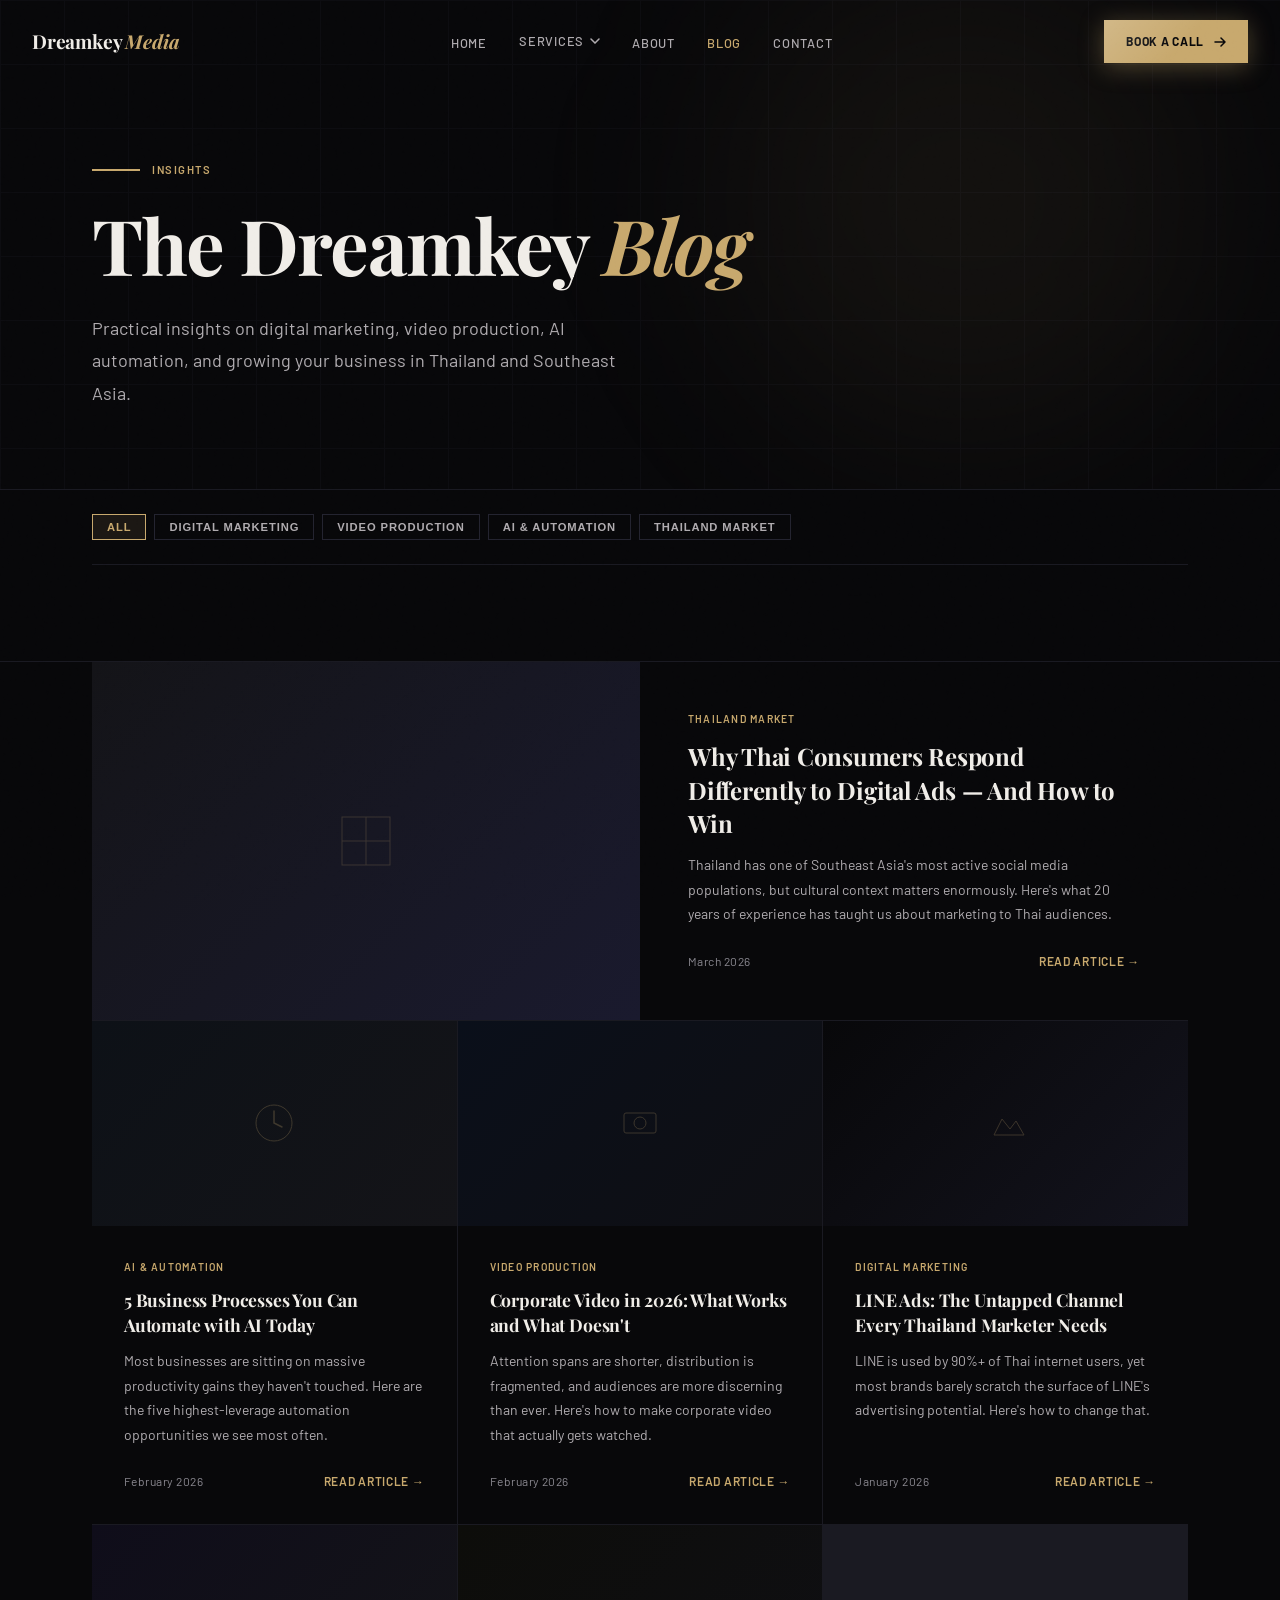
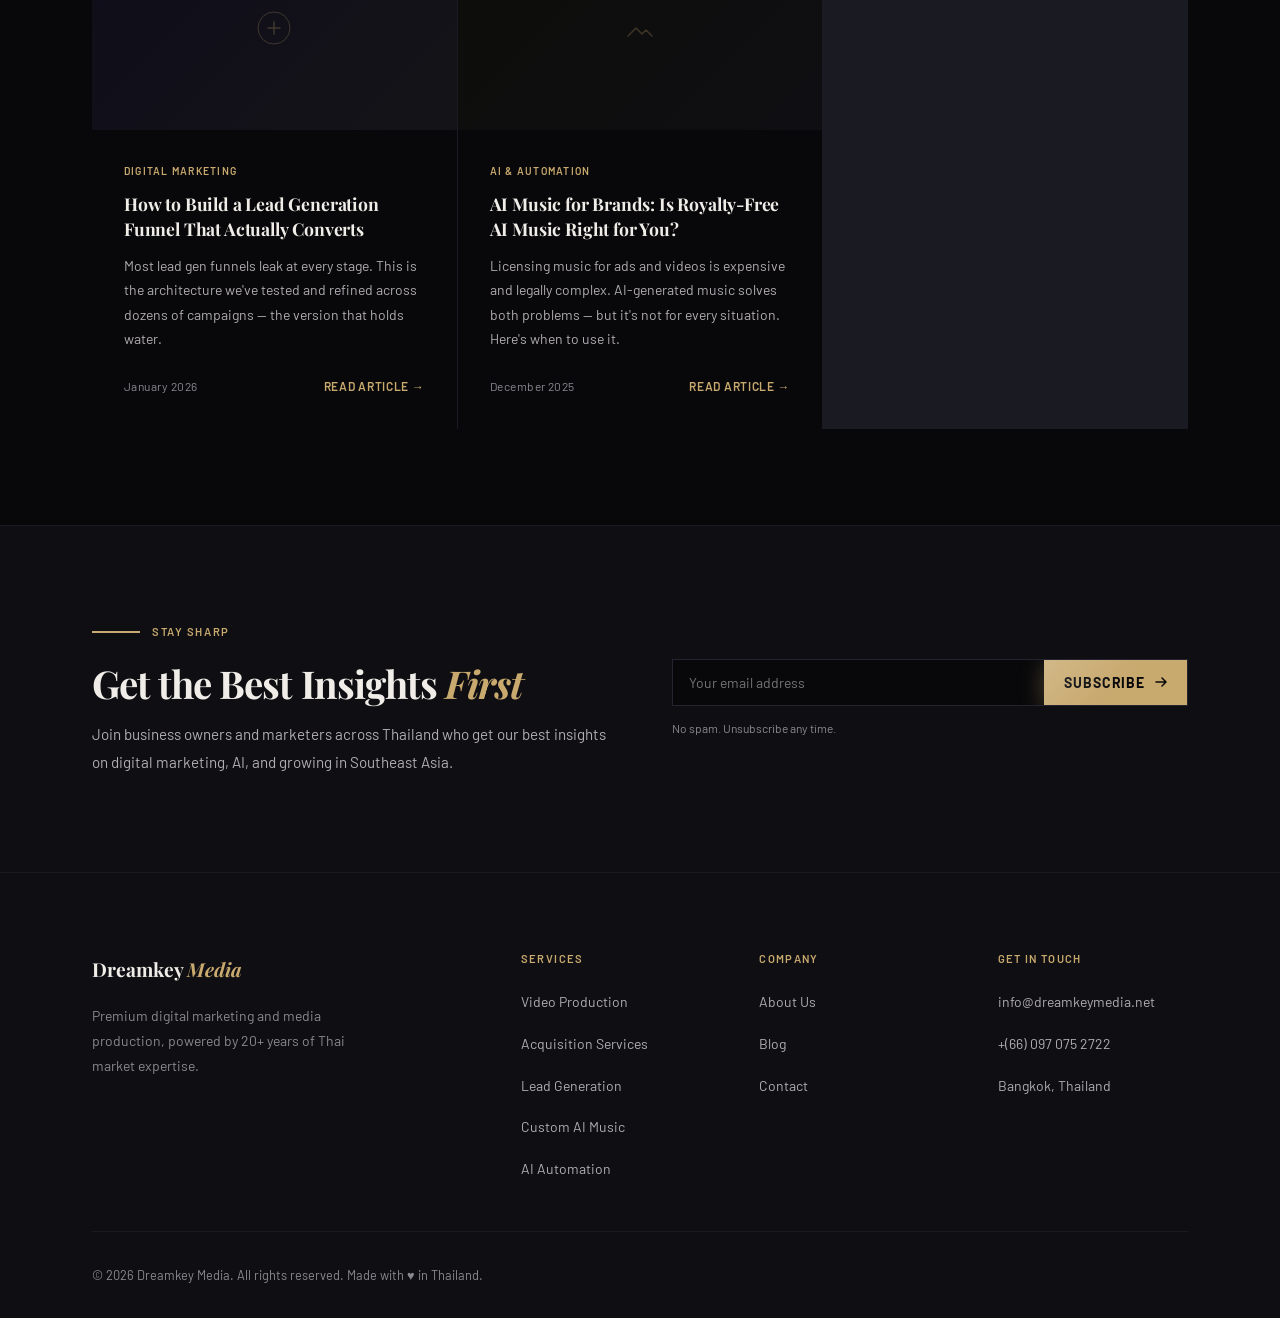
<file: blog.html>
<!DOCTYPE html>
<html lang="en">
<head>
  <!-- Google tag (gtag.js) -->
  <script async src="https://www.googletagmanager.com/gtag/js?id=G-DLNXJW8G7W"></script>
  <script>
    window.dataLayer = window.dataLayer || [];
    function gtag(){dataLayer.push(arguments);}
    gtag('js', new Date());
    gtag('config', 'G-DLNXJW8G7W');
  </script>
  <meta charset="UTF-8" />
  <meta name="viewport" content="width=device-width, initial-scale=1.0" />
  <title>Blog — Dreamkey Media</title>
  <meta name="description" content="Insights on digital marketing, video production, AI automation, and growing your business in Thailand. Practical strategies from the Dreamkey Media team." />
  <link rel="preconnect" href="https://fonts.googleapis.com">
  <link href="https://fonts.googleapis.com/css2?family=Playfair+Display:ital,wght@0,400;0,700;0,900;1,400;1,700&family=Barlow:wght@300;400;500;600;700&display=swap" rel="stylesheet">
  <link rel="stylesheet" href="styles.css">
  <style>
    .page-hero { padding: 10rem 0 5rem; border-bottom: 1px solid var(--border); position: relative; overflow: hidden; }
    .blog-grid { display: grid; grid-template-columns: repeat(3,1fr); gap: 1px; background: var(--border); }
    .blog-card {
      background: var(--bg); display: flex; flex-direction: column;
      text-decoration: none; color: var(--text);
      transition: background 0.2s ease;
      position: relative; overflow: hidden;
    }
    .blog-card:hover { background: var(--surface); }
    .blog-card-img {
      width: 100%; aspect-ratio: 16/9; overflow: hidden;
      background: var(--surface-2); position: relative;
    }
    .blog-card-img-inner {
      width: 100%; height: 100%; display: flex; align-items: center; justify-content: center;
    }
    .blog-card-body { padding: 2rem; flex: 1; display: flex; flex-direction: column; }
    .blog-tag {
      font-size: 0.65rem; letter-spacing: 0.12em; text-transform: uppercase;
      color: var(--gold); font-weight: 600; margin-bottom: 0.75rem;
    }
    .blog-card h3 {
      font-size: 1.1rem; font-weight: 700; line-height: 1.4;
      margin-bottom: 0.75rem; letter-spacing: -0.01em;
    }
    .blog-card p { font-size: 0.875rem; color: var(--muted-mid); line-height: 1.75; flex: 1; margin-bottom: 1.5rem; }
    .blog-meta { display: flex; align-items: center; justify-content: space-between; }
    .blog-date { font-size: 0.75rem; color: var(--muted); letter-spacing: 0.04em; }
    .blog-read { font-size: 0.75rem; color: var(--gold); letter-spacing: 0.06em; text-transform: uppercase; font-weight: 600; }
    .blog-card:hover .blog-read { text-decoration: underline; }
    .blog-featured {
      grid-column: 1 / -1;
      display: grid; grid-template-columns: 1fr 1fr;
    }
    .blog-featured .blog-card-img { aspect-ratio: unset; min-height: 320px; }
    .blog-featured .blog-card-body { padding: 3rem; justify-content: center; }
    .blog-featured h3 { font-size: 1.5rem; }
    .category-bar {
      display: flex; gap: 0.5rem; flex-wrap: wrap;
      padding: 1.5rem 0; border-bottom: 1px solid var(--border);
      margin-bottom: 0;
    }
    .cat-btn {
      font-size: 0.7rem; letter-spacing: 0.08em; text-transform: uppercase;
      font-weight: 600; padding: 6px 14px; border: 1px solid var(--border-2);
      color: var(--muted-mid); cursor: pointer; background: none;
      transition: border-color 0.2s ease, color 0.2s ease, background 0.2s ease;
    }
    .cat-btn:hover, .cat-btn.active { border-color: var(--gold); color: var(--gold); background: var(--gold-dim); }
    @media(max-width:900px){
      .blog-grid { grid-template-columns: 1fr 1fr; }
      .blog-featured { grid-template-columns: 1fr; }
      .blog-featured .blog-card-img { min-height: 220px; }
    }
    @media(max-width:640px){
      .blog-grid { grid-template-columns: 1fr; }
    }
  </style>
</head>
<body>

<nav class="main-nav" id="nav">
  <a href="index.html" class="nav-logo">Dreamkey <span>Media</span></a>
  <ul class="nav-links" id="navLinks">
    <li><a href="index.html">Home</a></li>
    <li class="nav-dropdown">
      <span class="nav-dropdown-trigger">Services <svg width="10" height="6" viewBox="0 0 10 6" fill="none"><path d="M1 1l4 4 4-4" stroke="currentColor" stroke-width="1.5" stroke-linecap="round"/></svg></span>
      <div class="nav-dropdown-menu">
        <a href="services/video-production.html">Video Production</a>
        <a href="services/paid-advertising.html">Acquisition Services</a>
        <a href="services/lead-generation.html">Lead Generation</a>
        <a href="services/custom-music-production.html">Custom AI Music</a>
        <a href="services/ai-automation.html">AI Automation</a>
      </div>
    </li>
    <li><a href="about.html">About</a></li>
    <li><a href="blog.html" style="color:var(--gold);">Blog</a></li>
    <li><a href="contact.html">Contact</a></li>
  </ul>
  <div class="nav-right">
    <a href="https://api.leadconnectorhq.com/widget/booking/sLC2Canz8qWReIuQP6AG" target="_blank" rel="noopener" class="btn-hot" style="padding:11px 22px;font-size:0.75rem;">Book a Call <svg width="12" height="12" viewBox="0 0 12 12" fill="none"><path d="M1 6h10M7 2l4 4-4 4" stroke="currentColor" stroke-width="1.5" stroke-linecap="round" stroke-linejoin="round"/></svg></a>
    <button class="nav-burger" id="navBurger"><span></span><span></span><span></span></button>
  </div>
</nav>

<section class="page-hero">
  <div class="grid-bg" style="position:absolute;inset:0;opacity:0.3;"></div>
  <div style="position:absolute;width:500px;height:500px;border-radius:50%;background:rgba(200,169,110,0.06);filter:blur(100px);top:-50px;right:5%;pointer-events:none;"></div>
  <div class="container" style="position:relative;z-index:2;">
    <div class="eyebrow reveal" style="margin-bottom:1.25rem;"><span class="gold-line"></span> Insights</div>
    <h1 class="reveal reveal-delay-1" style="font-size:clamp(2.75rem,6vw,5rem);max-width:800px;margin-bottom:1.5rem;">
      The Dreamkey <span class="display-italic" style="color:var(--gold);">Blog</span>
    </h1>
    <p class="reveal reveal-delay-2" style="font-size:1.125rem;color:var(--muted-mid);max-width:560px;line-height:1.8;">
      Practical insights on digital marketing, video production, AI automation, and growing your business in Thailand and Southeast Asia.
    </p>
  </div>
</section>

<section class="section" style="padding-top:0;border-top:none;">
  <div class="container">
    <div class="category-bar reveal">
      <button class="cat-btn active">All</button>
      <button class="cat-btn">Digital Marketing</button>
      <button class="cat-btn">Video Production</button>
      <button class="cat-btn">AI & Automation</button>
      <button class="cat-btn">Thailand Market</button>
    </div>
  </div>
</section>

<section style="border-top: 1px solid var(--border); padding-bottom: 6rem;">
  <div class="container" style="padding-top:0;">
    <div class="blog-grid">

      <!-- Featured post -->
      <a href="#" class="blog-card blog-featured reveal">
        <div class="blog-card-img">
          <div class="blog-card-img-inner" style="background: linear-gradient(135deg, var(--surface-2) 0%, #1a1a2e 100%);">
            <svg width="64" height="64" viewBox="0 0 64 64" fill="none" opacity="0.2"><rect x="8" y="8" width="48" height="48" stroke="var(--gold)" stroke-width="1"/><line x1="8" y1="32" x2="56" y2="32" stroke="var(--gold)" stroke-width="1"/><line x1="32" y1="8" x2="32" y2="56" stroke="var(--gold)" stroke-width="1"/></svg>
          </div>
        </div>
        <div class="blog-card-body">
          <div class="blog-tag">Thailand Market</div>
          <h3>Why Thai Consumers Respond Differently to Digital Ads — And How to Win</h3>
          <p>Thailand has one of Southeast Asia's most active social media populations, but cultural context matters enormously. Here's what 20 years of experience has taught us about marketing to Thai audiences.</p>
          <div class="blog-meta">
            <span class="blog-date">March 2026</span>
            <span class="blog-read">Read Article →</span>
          </div>
        </div>
      </a>

      <!-- Post 2 -->
      <a href="#" class="blog-card reveal">
        <div class="blog-card-img">
          <div class="blog-card-img-inner" style="background: linear-gradient(135deg, #0d1117 0%, var(--surface-2) 100%);">
            <svg width="40" height="40" viewBox="0 0 40 40" fill="none" opacity="0.25"><circle cx="20" cy="20" r="18" stroke="var(--gold)" stroke-width="1"/><path d="M20 8v12l8 4" stroke="var(--gold)" stroke-width="1.5" stroke-linecap="round"/></svg>
          </div>
        </div>
        <div class="blog-card-body">
          <div class="blog-tag">AI & Automation</div>
          <h3>5 Business Processes You Can Automate with AI Today</h3>
          <p>Most businesses are sitting on massive productivity gains they haven't touched. Here are the five highest-leverage automation opportunities we see most often.</p>
          <div class="blog-meta">
            <span class="blog-date">February 2026</span>
            <span class="blog-read">Read Article →</span>
          </div>
        </div>
      </a>

      <!-- Post 3 -->
      <a href="#" class="blog-card reveal reveal-delay-1">
        <div class="blog-card-img">
          <div class="blog-card-img-inner" style="background: linear-gradient(135deg, #0a0f1a 0%, var(--surface) 100%);">
            <svg width="40" height="40" viewBox="0 0 40 40" fill="none" opacity="0.25"><rect x="4" y="10" width="32" height="20" rx="2" stroke="var(--gold)" stroke-width="1"/><circle cx="20" cy="20" r="6" stroke="var(--gold)" stroke-width="1"/></svg>
          </div>
        </div>
        <div class="blog-card-body">
          <div class="blog-tag">Video Production</div>
          <h3>Corporate Video in 2026: What Works and What Doesn't</h3>
          <p>Attention spans are shorter, distribution is fragmented, and audiences are more discerning than ever. Here's how to make corporate video that actually gets watched.</p>
          <div class="blog-meta">
            <span class="blog-date">February 2026</span>
            <span class="blog-read">Read Article →</span>
          </div>
        </div>
      </a>

      <!-- Post 4 -->
      <a href="#" class="blog-card reveal reveal-delay-2">
        <div class="blog-card-img">
          <div class="blog-card-img-inner" style="background: linear-gradient(135deg, var(--bg) 0%, #13131d 100%);">
            <svg width="40" height="40" viewBox="0 0 40 40" fill="none" opacity="0.25"><path d="M8 32L16 16l8 10 6-8 8 14H8z" stroke="var(--gold)" stroke-width="1" stroke-linejoin="round"/></svg>
          </div>
        </div>
        <div class="blog-card-body">
          <div class="blog-tag">Digital Marketing</div>
          <h3>LINE Ads: The Untapped Channel Every Thailand Marketer Needs</h3>
          <p>LINE is used by 90%+ of Thai internet users, yet most brands barely scratch the surface of LINE's advertising potential. Here's how to change that.</p>
          <div class="blog-meta">
            <span class="blog-date">January 2026</span>
            <span class="blog-read">Read Article →</span>
          </div>
        </div>
      </a>

      <!-- Post 5 -->
      <a href="#" class="blog-card reveal reveal-delay-1">
        <div class="blog-card-img">
          <div class="blog-card-img-inner" style="background: linear-gradient(135deg, #0f0d1a 0%, var(--surface-2) 100%);">
            <svg width="40" height="40" viewBox="0 0 40 40" fill="none" opacity="0.25"><circle cx="20" cy="20" r="16" stroke="var(--gold)" stroke-width="1"/><path d="M14 20h12M20 14v12" stroke="var(--gold)" stroke-width="1.5" stroke-linecap="round"/></svg>
          </div>
        </div>
        <div class="blog-card-body">
          <div class="blog-tag">Digital Marketing</div>
          <h3>How to Build a Lead Generation Funnel That Actually Converts</h3>
          <p>Most lead gen funnels leak at every stage. This is the architecture we've tested and refined across dozens of campaigns — the version that holds water.</p>
          <div class="blog-meta">
            <span class="blog-date">January 2026</span>
            <span class="blog-read">Read Article →</span>
          </div>
        </div>
      </a>

      <!-- Post 6 -->
      <a href="#" class="blog-card reveal reveal-delay-2">
        <div class="blog-card-img">
          <div class="blog-card-img-inner" style="background: linear-gradient(135deg, #0d0d0a 0%, var(--surface) 100%);">
            <svg width="40" height="40" viewBox="0 0 40 40" fill="none" opacity="0.25"><path d="M8 28l8-8 6 6 4-4 6 6" stroke="var(--gold)" stroke-width="1.5" stroke-linecap="round" stroke-linejoin="round"/></svg>
          </div>
        </div>
        <div class="blog-card-body">
          <div class="blog-tag">AI & Automation</div>
          <h3>AI Music for Brands: Is Royalty-Free AI Music Right for You?</h3>
          <p>Licensing music for ads and videos is expensive and legally complex. AI-generated music solves both problems — but it's not for every situation. Here's when to use it.</p>
          <div class="blog-meta">
            <span class="blog-date">December 2025</span>
            <span class="blog-read">Read Article →</span>
          </div>
        </div>
      </a>

    </div>
  </div>
</section>

<!-- Newsletter CTA -->
<section style="padding:6rem 0;background:var(--surface);border-top:1px solid var(--border);">
  <div class="container">
    <div style="display:grid;grid-template-columns:1fr 1fr;gap:4rem;align-items:center;" class="nl-col">
      <div>
        <div class="eyebrow reveal" style="margin-bottom:1.25rem;"><span class="gold-line"></span> Stay Sharp</div>
        <h2 class="reveal reveal-delay-1" style="font-size:clamp(1.75rem,3vw,2.5rem);margin-bottom:1rem;">
          Get the Best Insights <span class="display-italic" style="color:var(--gold);">First</span>
        </h2>
        <p class="reveal reveal-delay-2" style="font-size:0.95rem;color:var(--muted-mid);line-height:1.8;">
          Join business owners and marketers across Thailand who get our best insights on digital marketing, AI, and growing in Southeast Asia.
        </p>
      </div>
      <div class="reveal reveal-delay-2">
        <div style="display:flex;gap:0;border:1px solid var(--border-2);overflow:hidden;">
          <input type="email" placeholder="Your email address" style="flex:1;padding:14px 16px;background:var(--bg);border:none;outline:none;color:var(--text);font-family:var(--font-body);font-size:0.875rem;min-width:0;" />
          <button class="btn-hot" style="border-radius:0;white-space:nowrap;padding:14px 20px;flex-shrink:0;">
            Subscribe <svg width="12" height="12" viewBox="0 0 12 12" fill="none"><path d="M1 6h10M7 2l4 4-4 4" stroke="currentColor" stroke-width="1.5" stroke-linecap="round" stroke-linejoin="round"/></svg>
          </button>
        </div>
        <p style="font-size:0.75rem;color:var(--muted);margin-top:0.75rem;">No spam. Unsubscribe any time.</p>
      </div>
    </div>
  </div>
</section>
<style>@media(max-width:768px){.nl-col{grid-template-columns:1fr!important;gap:2rem!important;}}</style>

<footer class="main-footer">
  <div class="container">
    <div class="footer-grid">
      <div><a href="index.html" class="footer-logo">Dreamkey <span>Media</span></a><p class="footer-desc">Premium digital marketing and media production, powered by 20+ years of Thai market expertise.</p></div>
      <div class="footer-col"><h4>Services</h4><ul><li><a href="services/video-production.html">Video Production</a></li><li><a href="services/paid-advertising.html">Acquisition Services</a></li><li><a href="services/lead-generation.html">Lead Generation</a></li><li><a href="services/custom-music-production.html">Custom AI Music</a></li><li><a href="services/ai-automation.html">AI Automation</a></li></ul></div>
      <div class="footer-col"><h4>Company</h4><ul><li><a href="about.html">About Us</a></li><li><a href="blog.html">Blog</a></li><li><a href="contact.html">Contact</a></li></ul></div>
      <div class="footer-col"><h4>Get In Touch</h4><ul><li><a href="mailto:info@dreamkeymedia.net">info@dreamkeymedia.net</a></li><li><a href="tel:+66970752722">+(66) 097 075 2722</a></li><li><a href="contact.html">Bangkok, Thailand</a></li></ul></div>
    </div>
    <div class="footer-bottom"><span>© 2026 Dreamkey Media. All rights reserved. Made with ♥ in Thailand.</span></div>
  </div>
</footer>
<script>
  const nav=document.getElementById('nav'); window.addEventListener('scroll',()=>nav.classList.toggle('scrolled',window.scrollY>40),{passive:true});
  document.getElementById('navBurger').addEventListener('click',()=>document.getElementById('navLinks').classList.toggle('open'));
  const obs=new IntersectionObserver(entries=>entries.forEach(e=>{if(e.isIntersecting)e.target.classList.add('visible');}),{threshold:0.1});
  document.querySelectorAll('.reveal').forEach(el=>obs.observe(el));
  document.querySelectorAll('.cat-btn').forEach(btn=>{
    btn.addEventListener('click',()=>{
      document.querySelectorAll('.cat-btn').forEach(b=>b.classList.remove('active'));
      btn.classList.add('active');
    });
  });
</script>
<script src="https://beta.leadconnectorhq.com/loader.js" data-resources-url="https://beta.leadconnectorhq.com/chat-widget/loader.js" data-widget-id="69e8a571a2b60a19c314ebb0"></script>
</body>
</html>
</file>
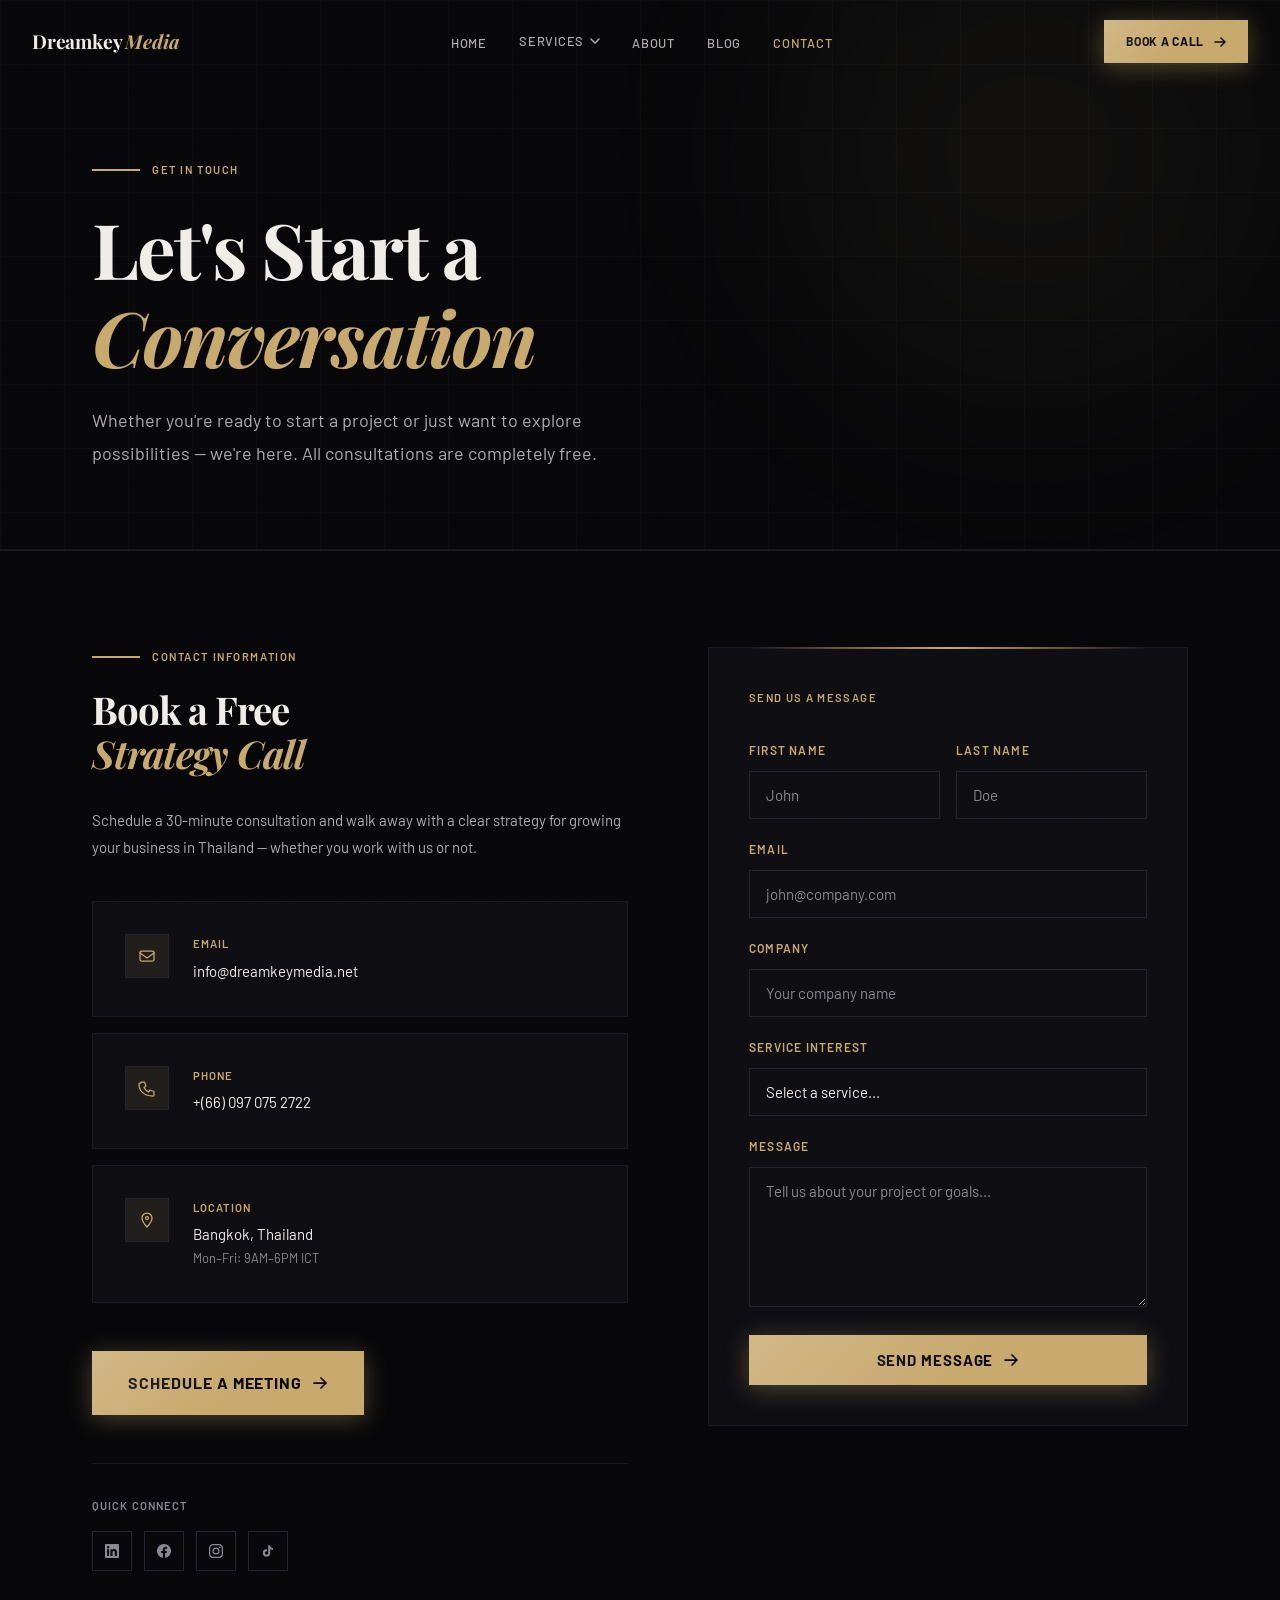
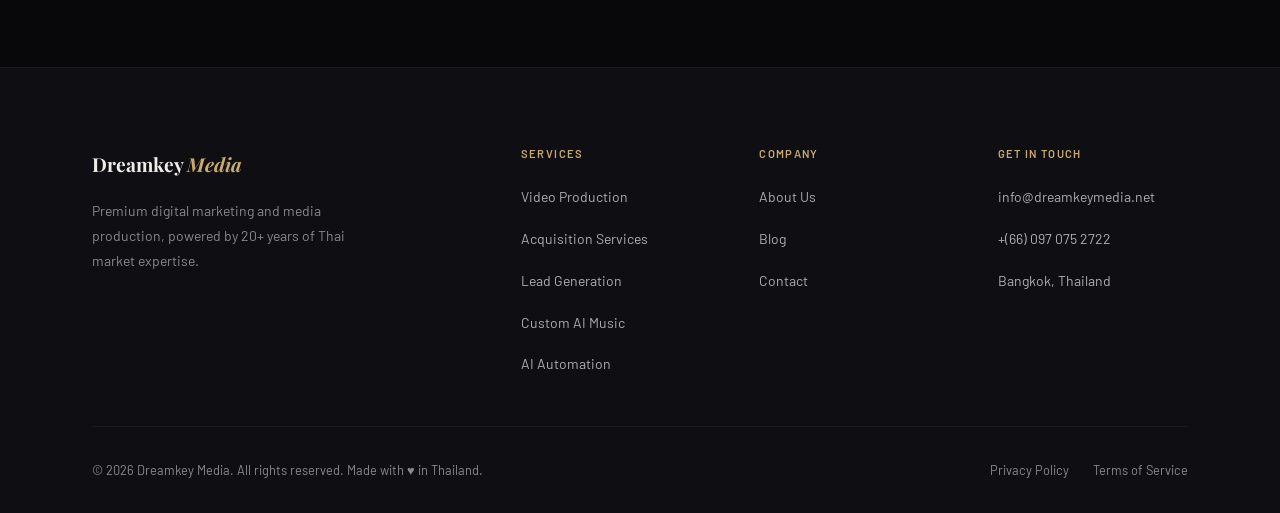
<file: contact.html>
<!DOCTYPE html>
<html lang="en">
<head>
  <!-- Google tag (gtag.js) -->
  <script async src="https://www.googletagmanager.com/gtag/js?id=G-DLNXJW8G7W"></script>
  <script>
    window.dataLayer = window.dataLayer || [];
    function gtag(){dataLayer.push(arguments);}
    gtag('js', new Date());
    gtag('config', 'G-DLNXJW8G7W');
  </script>
  <meta charset="UTF-8" />
  <meta name="viewport" content="width=device-width, initial-scale=1.0" />
  <title>Contact — Dreamkey Media</title>
  <meta name="description" content="Get in touch with Dreamkey Media. Bangkok, Thailand. Book a free consultation or send us a message." />
  <link rel="preconnect" href="https://fonts.googleapis.com">
  <link href="https://fonts.googleapis.com/css2?family=Playfair+Display:ital,wght@0,400;0,700;0,900;1,400;1,700&family=Barlow:wght@300;400;500;600;700&display=swap" rel="stylesheet">
  <link rel="stylesheet" href="styles.css">
  <style>
    .page-hero { padding: 10rem 0 5rem; border-bottom: 1px solid var(--border); position: relative; overflow: hidden; }
    .contact-grid { display: grid; grid-template-columns: 1fr 480px; gap: 5rem; align-items: start; }
    .contact-info-card { border: 1px solid var(--border); background: var(--surface); padding: 2rem; display: flex; gap: 1.5rem; align-items: flex-start; transition: border-color 0.2s ease; }
    .contact-info-card:hover { border-color: rgba(200,169,110,0.3); }
    .contact-icon { width: 44px; height: 44px; border: 1px solid var(--border-2); display: flex; align-items: center; justify-content: center; flex-shrink: 0; background: var(--gold-dim); }
    .form-group { margin-bottom: 1.25rem; }
    .form-label { display: block; font-size: 0.75rem; letter-spacing: 0.1em; text-transform: uppercase; color: var(--gold); font-weight: 600; margin-bottom: 0.625rem; }
    .form-input {
      width: 100%; background: var(--surface); border: 1px solid var(--border-2); color: var(--text);
      font-family: var(--font-body); font-size: 0.9375rem; padding: 14px 16px;
      outline: none; transition: border-color 0.2s ease;
    }
    .form-input:focus { border-color: var(--gold); }
    .form-input::placeholder { color: var(--muted); }
    textarea.form-input { resize: vertical; min-height: 140px; }
    @media(max-width:960px){ .contact-grid{grid-template-columns:1fr!important;gap:3rem!important;} }
  </style>
</head>
<body>

<nav class="main-nav" id="nav">
  <a href="index.html" class="nav-logo">Dreamkey <span>Media</span></a>
  <ul class="nav-links" id="navLinks">
    <li><a href="index.html">Home</a></li>
    <li class="nav-dropdown">
      <span class="nav-dropdown-trigger">Services <svg width="10" height="6" viewBox="0 0 10 6" fill="none"><path d="M1 1l4 4 4-4" stroke="currentColor" stroke-width="1.5" stroke-linecap="round"/></svg></span>
      <div class="nav-dropdown-menu">
        <a href="services/video-production.html">Video Production</a>
        <a href="services/paid-advertising.html">Acquisition Services</a>
        <a href="services/lead-generation.html">Lead Generation</a>
        <a href="services/custom-music-production.html">Custom AI Music</a>
        <a href="services/ai-automation.html">AI Automation</a>
      </div>
    </li>
    <li><a href="about.html">About</a></li>
    <li><a href="blog.html">Blog</a></li>
    <li><a href="contact.html" class="active">Contact</a></li>
  </ul>
  <div class="nav-right">
    <a href="https://api.leadconnectorhq.com/widget/booking/sLC2Canz8qWReIuQP6AG" target="_blank" rel="noopener" class="btn-hot" style="padding:11px 22px;font-size:0.75rem;">Book a Call <svg width="12" height="12" viewBox="0 0 12 12" fill="none"><path d="M1 6h10M7 2l4 4-4 4" stroke="currentColor" stroke-width="1.5" stroke-linecap="round" stroke-linejoin="round"/></svg></a>
    <button class="nav-burger" id="navBurger"><span></span><span></span><span></span></button>
  </div>
</nav>

<section class="page-hero">
  <div class="grid-bg" style="position:absolute;inset:0;opacity:0.3;"></div>
  <div style="position:absolute;width:500px;height:500px;border-radius:50%;background:rgba(200,169,110,0.05);filter:blur(100px);top:-100px;right:0;pointer-events:none;"></div>
  <div class="container" style="position:relative;z-index:2;">
    <div class="eyebrow reveal" style="margin-bottom:1.5rem;"><span class="gold-line"></span> Get In Touch</div>
    <h1 class="reveal reveal-delay-1" style="font-size:clamp(2.75rem,6vw,5rem);max-width:700px;margin-bottom:1.5rem;">
      Let's Start a<br><span class="display-italic" style="color:var(--gold);">Conversation</span>
    </h1>
    <p class="reveal reveal-delay-2" style="font-size:1.125rem;color:var(--muted-mid);max-width:520px;line-height:1.8;">
      Whether you're ready to start a project or just want to explore possibilities — we're here. All consultations are completely free.
    </p>
  </div>
</section>

<section class="section">
  <div class="container">
    <div class="contact-grid">

      <!-- Left: Info -->
      <div>
        <div class="eyebrow reveal" style="margin-bottom:1.25rem;"><span class="gold-line"></span> Contact Information</div>
        <h2 class="reveal reveal-delay-1" style="font-size:clamp(1.75rem,3vw,2.5rem);margin-bottom:2rem;">
          Book a Free<br><span class="display-italic" style="color:var(--gold);">Strategy Call</span>
        </h2>
        <p class="reveal reveal-delay-2" style="font-size:0.9375rem;color:var(--muted-mid);line-height:1.8;margin-bottom:2.5rem;">
          Schedule a 30-minute consultation and walk away with a clear strategy for growing your business in Thailand — whether you work with us or not.
        </p>

        <div style="display:flex;flex-direction:column;gap:1rem;margin-bottom:3rem;">
          <a href="mailto:info@dreamkeymedia.net" class="contact-info-card reveal">
            <div class="contact-icon"><svg width="18" height="18" viewBox="0 0 18 18" fill="none"><rect x="2" y="4" width="14" height="10" rx="1.5" stroke="#C8A96E" stroke-width="1.25"/><path d="M2 6l7 5 7-5" stroke="#C8A96E" stroke-width="1.25" stroke-linecap="round"/></svg></div>
            <div><div style="font-size:0.7rem;letter-spacing:0.1em;text-transform:uppercase;color:var(--gold);font-weight:600;margin-bottom:4px;">Email</div><div style="font-size:0.9375rem;color:var(--text);">info@dreamkeymedia.net</div></div>
          </a>
          <a href="tel:+66970752722" class="contact-info-card reveal reveal-delay-1">
            <div class="contact-icon"><svg width="18" height="18" viewBox="0 0 18 18" fill="none"><path d="M3 3h3.5l1.5 4-2 1.5c1 2 2.5 3.5 4.5 4.5L12 11l4 1.5V16c0 .5-.5 1-1 1C6 17 1 12 1 5c0-.5.5-1 1-1h1z" stroke="#C8A96E" stroke-width="1.25" stroke-linecap="round" stroke-linejoin="round"/></svg></div>
            <div><div style="font-size:0.7rem;letter-spacing:0.1em;text-transform:uppercase;color:var(--gold);font-weight:600;margin-bottom:4px;">Phone</div><div style="font-size:0.9375rem;color:var(--text);">+(66) 097 075 2722</div></div>
          </a>
          <div class="contact-info-card reveal reveal-delay-2">
            <div class="contact-icon"><svg width="18" height="18" viewBox="0 0 18 18" fill="none"><path d="M9 2C6.24 2 4 4.24 4 7c0 3.75 5 9 5 9s5-5.25 5-9c0-2.76-2.24-5-5-5zm0 6.5a1.5 1.5 0 110-3 1.5 1.5 0 010 3z" stroke="#C8A96E" stroke-width="1.25"/></svg></div>
            <div><div style="font-size:0.7rem;letter-spacing:0.1em;text-transform:uppercase;color:var(--gold);font-weight:600;margin-bottom:4px;">Location</div><div style="font-size:0.9375rem;color:var(--text);">Bangkok, Thailand</div><div style="font-size:0.8rem;color:var(--muted);">Mon–Fri: 9AM–6PM ICT</div></div>
          </div>
        </div>

        <a href="https://api.leadconnectorhq.com/widget/booking/sLC2Canz8qWReIuQP6AG" target="_blank" rel="noopener" class="btn-hot reveal reveal-delay-3" style="font-size:1rem;padding:18px 36px;">
          Schedule a Meeting
          <svg width="16" height="16" viewBox="0 0 16 16" fill="none"><path d="M2 8h12M9 3l5 5-5 5" stroke="currentColor" stroke-width="1.75" stroke-linecap="round" stroke-linejoin="round"/></svg>
        </a>

        <div class="reveal reveal-delay-4" style="margin-top:3rem;padding-top:2rem;border-top:1px solid var(--border);">
          <div style="font-size:0.7rem;letter-spacing:0.1em;text-transform:uppercase;color:var(--muted);font-weight:600;margin-bottom:1rem;">Quick Connect</div>
          <div style="display:flex;gap:0.75rem;">
            <a href="https://www.linkedin.com/in/dreamkeymedia" target="_blank" rel="noopener" style="width:40px;height:40px;border:1px solid var(--border-2);display:flex;align-items:center;justify-content:center;color:var(--muted);transition:color 0.2s ease,border-color 0.2s ease,background 0.2s ease;" onmouseover="this.style.color='var(--gold)';this.style.borderColor='var(--gold)';this.style.background='var(--gold-dim)'" onmouseout="this.style.color='var(--muted)';this.style.borderColor='var(--border-2)';this.style.background='transparent'"><svg width="14" height="14" viewBox="0 0 24 24" fill="currentColor"><path d="M20.447 20.452h-3.554v-5.569c0-1.328-.027-3.037-1.852-3.037-1.853 0-2.136 1.445-2.136 2.939v5.667H9.351V9h3.414v1.561h.046c.477-.9 1.637-1.85 3.37-1.85 3.601 0 4.267 2.37 4.267 5.455v6.286zM5.337 7.433a2.062 2.062 0 01-2.063-2.065 2.064 2.064 0 112.063 2.065zm1.782 13.019H3.555V9h3.564v11.452zM22.225 0H1.771C.792 0 0 .774 0 1.729v20.542C0 23.227.792 24 1.771 24h20.451C23.2 24 24 23.227 24 22.271V1.729C24 .774 23.2 0 22.222 0h.003z"/></svg></a>
            <a href="https://www.facebook.com/dreamkeymedia" target="_blank" rel="noopener" style="width:40px;height:40px;border:1px solid var(--border-2);display:flex;align-items:center;justify-content:center;color:var(--muted);transition:color 0.2s ease,border-color 0.2s ease,background 0.2s ease;" onmouseover="this.style.color='var(--gold)';this.style.borderColor='var(--gold)';this.style.background='var(--gold-dim)'" onmouseout="this.style.color='var(--muted)';this.style.borderColor='var(--border-2)';this.style.background='transparent'"><svg width="14" height="14" viewBox="0 0 24 24" fill="currentColor"><path d="M24 12.073c0-6.627-5.373-12-12-12s-12 5.373-12 12c0 5.99 4.388 10.954 10.125 11.854v-8.385H7.078v-3.47h3.047V9.43c0-3.007 1.792-4.669 4.533-4.669 1.312 0 2.686.235 2.686.235v2.953H15.83c-1.491 0-1.956.925-1.956 1.874v2.25h3.328l-.532 3.47h-2.796v8.385C19.612 23.027 24 18.062 24 12.073z"/></svg></a>
            <a href="https://www.instagram.com/dreamkey.media" target="_blank" rel="noopener" style="width:40px;height:40px;border:1px solid var(--border-2);display:flex;align-items:center;justify-content:center;color:var(--muted);transition:color 0.2s ease,border-color 0.2s ease,background 0.2s ease;" onmouseover="this.style.color='var(--gold)';this.style.borderColor='var(--gold)';this.style.background='var(--gold-dim)'" onmouseout="this.style.color='var(--muted)';this.style.borderColor='var(--border-2)';this.style.background='transparent'"><svg width="14" height="14" viewBox="0 0 24 24" fill="currentColor"><path d="M12 2.163c3.204 0 3.584.012 4.85.07 3.252.148 4.771 1.691 4.919 4.919.058 1.265.069 1.645.069 4.849 0 3.205-.012 3.584-.069 4.849-.149 3.225-1.664 4.771-4.919 4.919-1.266.058-1.644.07-4.85.07-3.204 0-3.584-.012-4.849-.07-3.26-.149-4.771-1.699-4.919-4.92-.058-1.265-.07-1.644-.07-4.849 0-3.204.013-3.583.07-4.849.149-3.227 1.664-4.771 4.919-4.919 1.266-.057 1.645-.069 4.849-.069zm0-2.163c-3.259 0-3.667.014-4.947.072-4.358.2-6.78 2.618-6.98 6.98-.059 1.281-.073 1.689-.073 4.948 0 3.259.014 3.668.072 4.948.2 4.358 2.618 6.78 6.98 6.98 1.281.058 1.689.072 4.948.072 3.259 0 3.668-.014 4.948-.072 4.354-.2 6.782-2.618 6.979-6.98.059-1.28.073-1.689.073-4.948 0-3.259-.014-3.667-.072-4.947-.196-4.354-2.617-6.78-6.979-6.98-1.281-.059-1.69-.073-4.949-.073zm0 5.838a6.162 6.162 0 100 12.324 6.162 6.162 0 000-12.324zM12 16a4 4 0 110-8 4 4 0 010 8zm6.406-11.845a1.44 1.44 0 100 2.881 1.44 1.44 0 000-2.881z"/></svg></a>
            <a href="https://www.tiktok.com/@dreamkeymedia" target="_blank" rel="noopener" style="width:40px;height:40px;border:1px solid var(--border-2);display:flex;align-items:center;justify-content:center;color:var(--muted);transition:color 0.2s ease,border-color 0.2s ease,background 0.2s ease;" onmouseover="this.style.color='var(--gold)';this.style.borderColor='var(--gold)';this.style.background='var(--gold-dim)'" onmouseout="this.style.color='var(--muted)';this.style.borderColor='var(--border-2)';this.style.background='transparent'"><svg width="14" height="14" viewBox="0 0 24 24" fill="currentColor"><path d="M19.59 6.69a4.83 4.83 0 01-3.77-4.25V2h-3.45v13.67a2.89 2.89 0 01-2.88 2.5 2.89 2.89 0 01-2.89-2.89 2.89 2.89 0 012.89-2.89c.28 0 .54.04.79.1V9.01a6.33 6.33 0 00-.79-.05 6.34 6.34 0 00-6.34 6.34 6.34 6.34 0 006.34 6.34 6.34 6.34 0 006.33-6.34V8.69a8.18 8.18 0 004.78 1.53V6.77a4.85 4.85 0 01-1.01-.08z"/></svg></a>
          </div>
        </div>
      </div>

      <!-- Right: Form -->
      <div class="reveal reveal-delay-1">
        <div style="border:1px solid var(--border);background:var(--surface);padding:2.5rem;position:relative;">
          <div style="position:absolute;top:-1px;left:40px;right:40px;height:2px;background:linear-gradient(90deg,transparent,var(--gold),transparent);"></div>
          <div style="font-size:0.7rem;letter-spacing:0.12em;text-transform:uppercase;color:var(--gold);font-weight:600;margin-bottom:2rem;">Send Us a Message</div>

          <form onsubmit="handleSubmit(event)">
            <div style="display:grid;grid-template-columns:1fr 1fr;gap:1rem;">
              <div class="form-group">
                <label class="form-label">First Name</label>
                <input type="text" class="form-input" placeholder="John" required>
              </div>
              <div class="form-group">
                <label class="form-label">Last Name</label>
                <input type="text" class="form-input" placeholder="Doe" required>
              </div>
            </div>
            <div class="form-group">
              <label class="form-label">Email</label>
              <input type="email" class="form-input" placeholder="john@company.com" required>
            </div>
            <div class="form-group">
              <label class="form-label">Company</label>
              <input type="text" class="form-input" placeholder="Your company name">
            </div>
            <div class="form-group">
              <label class="form-label">Service Interest</label>
              <select class="form-input" style="appearance:none;cursor:pointer;">
                <option value="">Select a service...</option>
                <option>Video Production</option>
                <option>Acquisition Services</option>
                <option>Lead Generation</option>
                <option>Custom AI Music</option>
                <option>AI Automation</option>
                <option>Full Package</option>
              </select>
            </div>
            <div class="form-group">
              <label class="form-label">Message</label>
              <textarea class="form-input" placeholder="Tell us about your project or goals..."></textarea>
            </div>
            <button type="submit" class="btn-hot" style="width:100%;justify-content:center;font-size:0.9375rem;padding:16px;">
              Send Message
              <svg width="16" height="16" viewBox="0 0 16 16" fill="none"><path d="M2 8h12M9 3l5 5-5 5" stroke="currentColor" stroke-width="1.75" stroke-linecap="round" stroke-linejoin="round"/></svg>
            </button>
          </form>

          <div id="formSuccess" style="display:none;text-align:center;padding:2rem;">
            <div style="font-size:2rem;margin-bottom:1rem;">✓</div>
            <div style="font-family:var(--font-display);font-size:1.25rem;font-weight:700;margin-bottom:0.5rem;">Message Sent!</div>
            <div style="font-size:0.875rem;color:var(--muted-mid);">We'll get back to you within 24 hours.</div>
          </div>
        </div>
      </div>

    </div>
  </div>
</section>

<footer class="main-footer">
  <div class="container">
    <div class="footer-grid">
      <div><a href="index.html" class="footer-logo">Dreamkey <span>Media</span></a><p class="footer-desc">Premium digital marketing and media production, powered by 20+ years of Thai market expertise.</p></div>
      <div class="footer-col"><h4>Services</h4><ul><li><a href="services/video-production.html">Video Production</a></li><li><a href="services/paid-advertising.html">Acquisition Services</a></li><li><a href="services/lead-generation.html">Lead Generation</a></li><li><a href="services/custom-music-production.html">Custom AI Music</a></li><li><a href="services/ai-automation.html">AI Automation</a></li></ul></div>
      <div class="footer-col"><h4>Company</h4><ul><li><a href="about.html">About Us</a></li><li><a href="blog.html">Blog</a></li><li><a href="contact.html">Contact</a></li></ul></div>
      <div class="footer-col"><h4>Get In Touch</h4><ul><li><a href="mailto:info@dreamkeymedia.net">info@dreamkeymedia.net</a></li><li><a href="tel:+66970752722">+(66) 097 075 2722</a></li><li><a href="#">Bangkok, Thailand</a></li></ul></div>
    </div>
    <div class="footer-bottom"><span>© 2026 Dreamkey Media. All rights reserved. Made with ♥ in Thailand.</span><div style="display:flex;gap:1.5rem;"><a href="#">Privacy Policy</a><a href="#">Terms of Service</a></div></div>
  </div>
</footer>

<script>
  const nav = document.getElementById('nav');
  window.addEventListener('scroll', () => nav.classList.toggle('scrolled', window.scrollY > 40), { passive: true });
  document.getElementById('navBurger').addEventListener('click', () => document.getElementById('navLinks').classList.toggle('open'));
  const obs = new IntersectionObserver(entries => entries.forEach(e => { if(e.isIntersecting) e.target.classList.add('visible'); }), { threshold: 0.1 });
  document.querySelectorAll('.reveal').forEach(el => obs.observe(el));

  function handleSubmit(e) {
    e.preventDefault();
    e.target.style.display = 'none';
    document.getElementById('formSuccess').style.display = 'block';
  }
</script>
<script src="https://beta.leadconnectorhq.com/loader.js" data-resources-url="https://beta.leadconnectorhq.com/chat-widget/loader.js" data-widget-id="69e8a571a2b60a19c314ebb0"></script>
</body>
</html>
</file>
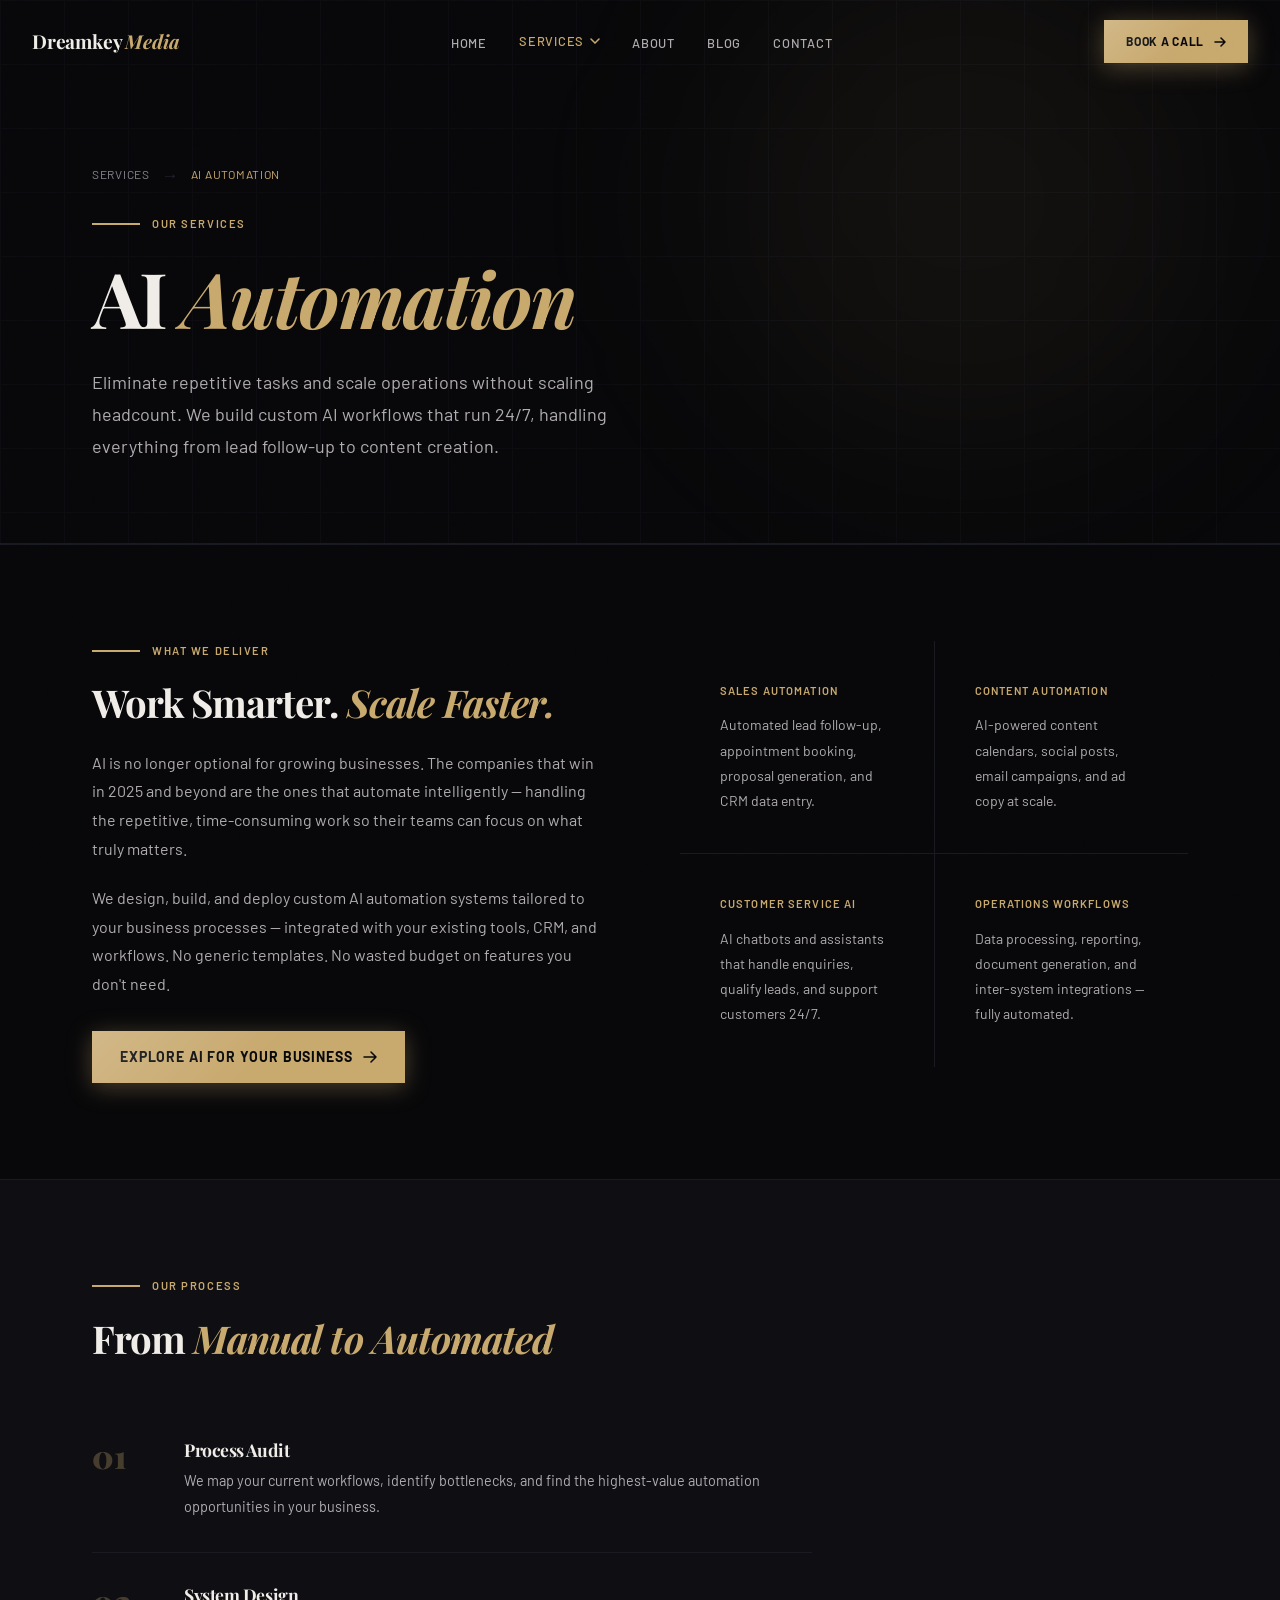
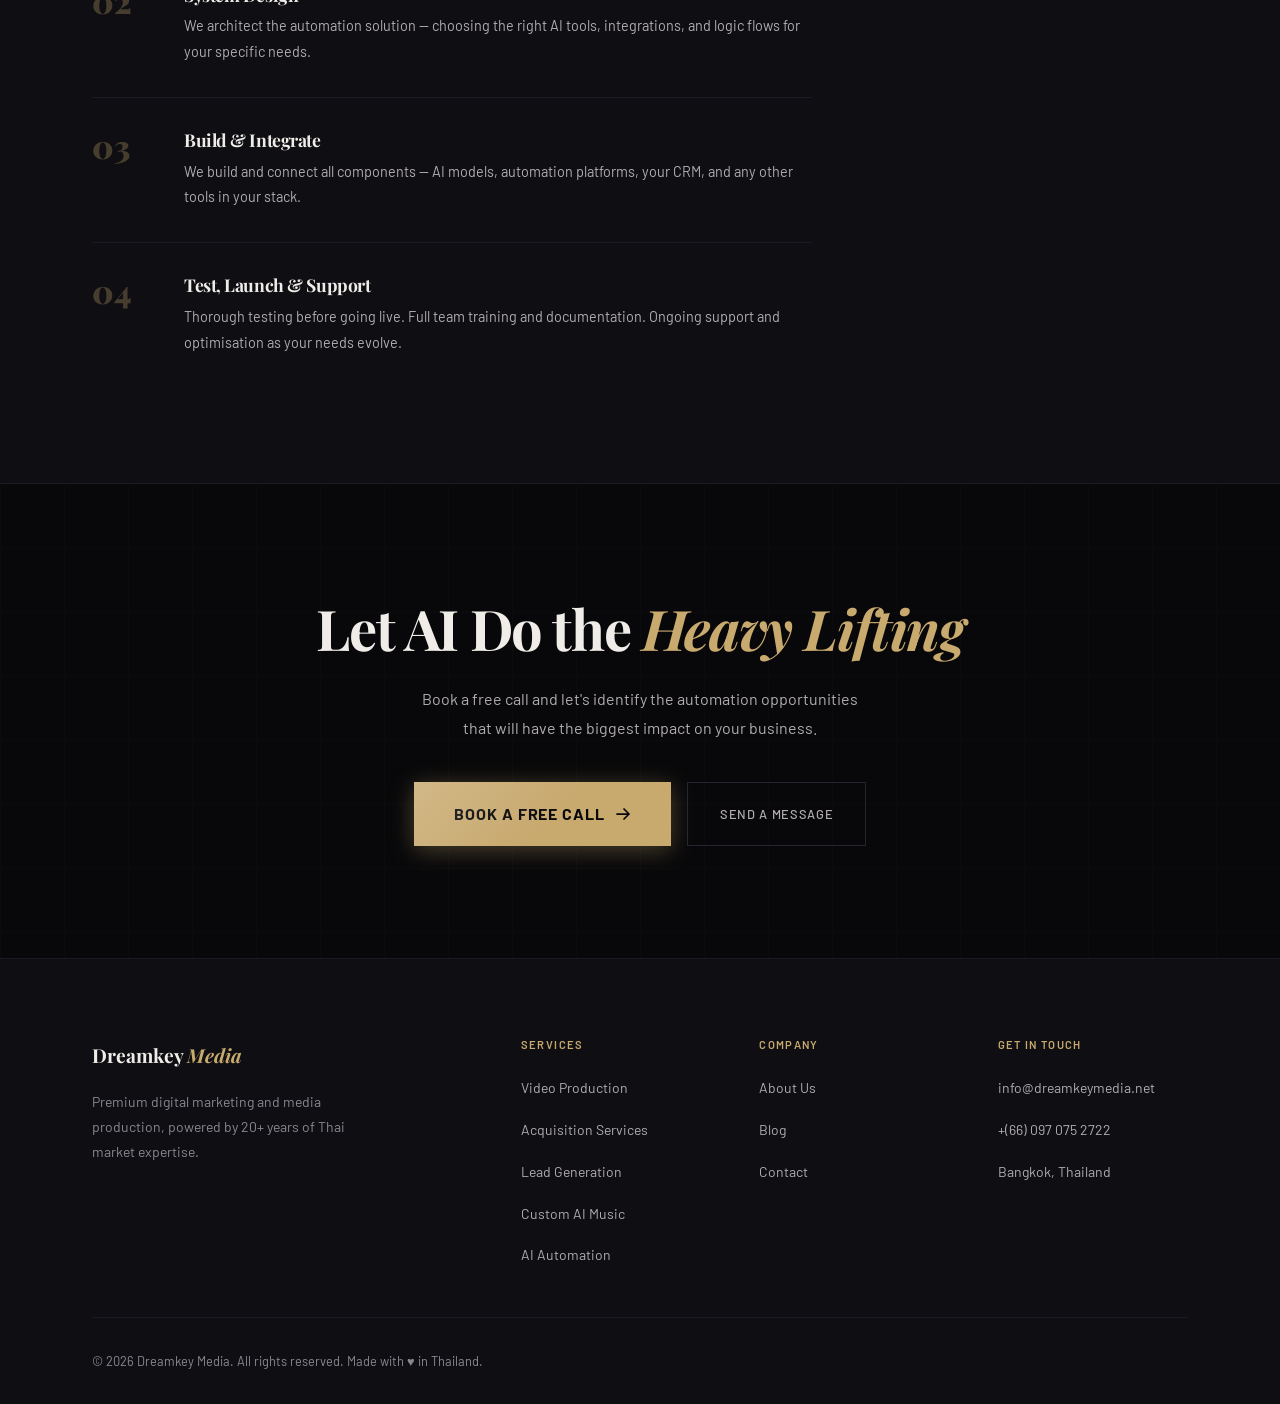
<file: services/ai-automation.html>
<!DOCTYPE html>
<html lang="en">
<head>
  <!-- Google tag (gtag.js) -->
  <script async src="https://www.googletagmanager.com/gtag/js?id=G-DLNXJW8G7W"></script>
  <script>
    window.dataLayer = window.dataLayer || [];
    function gtag(){dataLayer.push(arguments);}
    gtag('js', new Date());
    gtag('config', 'G-DLNXJW8G7W');
  </script>
  <meta charset="UTF-8" />
  <meta name="viewport" content="width=device-width, initial-scale=1.0" />
  <title>AI Automation — Dreamkey Media</title>
  <meta name="description" content="AI-powered business automation for marketing, sales, customer service, and operations. Eliminate repetitive tasks and scale your business without scaling headcount." />
  <link rel="preconnect" href="https://fonts.googleapis.com">
  <link href="https://fonts.googleapis.com/css2?family=Playfair+Display:ital,wght@0,400;0,700;0,900;1,400;1,700&family=Barlow:wght@300;400;500;600;700&display=swap" rel="stylesheet">
  <link rel="stylesheet" href="../styles.css">
  <style>
    .page-hero { padding: 10rem 0 5rem; border-bottom: 1px solid var(--border); position: relative; overflow: hidden; }
    .feature-grid { display: grid; grid-template-columns: repeat(2,1fr); gap: 1px; background: var(--border); }
    .feature-card { background: var(--bg); padding: 2.5rem; transition: background 0.2s ease; }
    .feature-card:hover { background: var(--surface); }
    .process-step { display: grid; grid-template-columns: 60px 1fr; gap: 2rem; padding: 2rem 0; border-bottom: 1px solid var(--border); align-items: start; }
    .process-step:last-child { border-bottom: none; }
    .step-num { font-family: var(--font-display); font-size: 2rem; font-weight: 900; color: rgba(200,169,110,0.3); line-height: 1; }
    .use-case-grid { display: grid; grid-template-columns: repeat(3,1fr); gap: 1px; background: var(--border); margin-top: 3rem; }
    .use-case { background: var(--surface); padding: 1.75rem; }
    .use-case-icon { width: 40px; height: 40px; background: var(--gold-dim); border: 1px solid rgba(200,169,110,0.2); display: flex; align-items: center; justify-content: center; margin-bottom: 1rem; }
    @media(max-width:768px){ .feature-grid{grid-template-columns:1fr!important;} .use-case-grid{grid-template-columns:1fr!important;} }
  </style>
</head>
<body>

<nav class="main-nav" id="nav">
  <a href="../index.html" class="nav-logo">Dreamkey <span>Media</span></a>
  <ul class="nav-links" id="navLinks">
    <li><a href="../index.html">Home</a></li>
    <li class="nav-dropdown">
      <span class="nav-dropdown-trigger" style="color:var(--gold);">Services <svg width="10" height="6" viewBox="0 0 10 6" fill="none"><path d="M1 1l4 4 4-4" stroke="currentColor" stroke-width="1.5" stroke-linecap="round"/></svg></span>
      <div class="nav-dropdown-menu">
        <a href="video-production.html">Video Production</a>
        <a href="paid-advertising.html">Acquisition Services</a>
        <a href="lead-generation.html">Lead Generation</a>
        <a href="custom-music-production.html">Custom AI Music</a>
        <a href="ai-automation.html" style="color:var(--gold)!important;border-left-color:var(--gold)!important;background:var(--gold-dim)!important;">AI Automation</a>
      </div>
    </li>
    <li><a href="../about.html">About</a></li>
    <li><a href="../blog.html">Blog</a></li>
    <li><a href="../contact.html">Contact</a></li>
  </ul>
  <div class="nav-right">
    <a href="https://api.leadconnectorhq.com/widget/booking/sLC2Canz8qWReIuQP6AG" target="_blank" rel="noopener" class="btn-hot" style="padding:11px 22px;font-size:0.75rem;">Book a Call <svg width="12" height="12" viewBox="0 0 12 12" fill="none"><path d="M1 6h10M7 2l4 4-4 4" stroke="currentColor" stroke-width="1.5" stroke-linecap="round" stroke-linejoin="round"/></svg></a>
    <button class="nav-burger" id="navBurger"><span></span><span></span><span></span></button>
  </div>
</nav>

<section class="page-hero">
  <div class="grid-bg" style="position:absolute;inset:0;opacity:0.3;"></div>
  <div style="position:absolute;width:500px;height:500px;border-radius:50%;background:rgba(200,169,110,0.06);filter:blur(100px);top:-50px;right:5%;pointer-events:none;"></div>
  <div class="container" style="position:relative;z-index:2;">
    <div style="margin-bottom:1.5rem;display:flex;align-items:center;gap:12px;">
      <a href="../index.html#services" style="font-size:0.75rem;color:var(--muted);letter-spacing:0.06em;text-transform:uppercase;text-decoration:none;transition:color 0.2s ease;" onmouseover="this.style.color='var(--gold)'" onmouseout="this.style.color='var(--muted)'">Services</a>
      <span style="color:var(--border-2);">→</span>
      <span style="font-size:0.75rem;color:var(--gold);letter-spacing:0.06em;text-transform:uppercase;">AI Automation</span>
    </div>
    <div class="eyebrow reveal" style="margin-bottom:1.25rem;"><span class="gold-line"></span> Our Services</div>
    <h1 class="reveal reveal-delay-1" style="font-size:clamp(2.75rem,6vw,5rem);max-width:800px;margin-bottom:1.5rem;">
      AI <span class="display-italic" style="color:var(--gold);">Automation</span>
    </h1>
    <p class="reveal reveal-delay-2" style="font-size:1.125rem;color:var(--muted-mid);max-width:560px;line-height:1.8;">
      Eliminate repetitive tasks and scale operations without scaling headcount. We build custom AI workflows that run 24/7, handling everything from lead follow-up to content creation.
    </p>
  </div>
</section>

<section class="section">
  <div class="container">
    <div style="display:grid;grid-template-columns:1fr 1fr;gap:5rem;align-items:start;" class="two-col">
      <div>
        <div class="eyebrow reveal" style="margin-bottom:1.25rem;"><span class="gold-line"></span> What We Deliver</div>
        <h2 class="reveal reveal-delay-1" style="font-size:clamp(1.75rem,3vw,2.5rem);margin-bottom:1.5rem;">
          Work Smarter. <span class="display-italic" style="color:var(--gold);">Scale Faster.</span>
        </h2>
        <p class="reveal reveal-delay-2" style="font-size:1rem;color:var(--muted-mid);line-height:1.8;margin-bottom:1.25rem;">
          AI is no longer optional for growing businesses. The companies that win in 2025 and beyond are the ones that automate intelligently — handling the repetitive, time-consuming work so their teams can focus on what truly matters.
        </p>
        <p class="reveal reveal-delay-3" style="font-size:1rem;color:var(--muted-mid);line-height:1.8;margin-bottom:2rem;">
          We design, build, and deploy custom AI automation systems tailored to your business processes — integrated with your existing tools, CRM, and workflows. No generic templates. No wasted budget on features you don't need.
        </p>
        <a href="https://api.leadconnectorhq.com/widget/booking/sLC2Canz8qWReIuQP6AG" target="_blank" rel="noopener" class="btn-hot reveal reveal-delay-4">
          Explore AI for Your Business <svg width="14" height="14" viewBox="0 0 14 14" fill="none"><path d="M1 7h12M8 2l5 5-5 5" stroke="currentColor" stroke-width="1.5" stroke-linecap="round" stroke-linejoin="round"/></svg>
        </a>
      </div>
      <div class="reveal reveal-delay-1">
        <div class="feature-grid">
          <div class="feature-card">
            <div style="font-size:0.7rem;letter-spacing:0.1em;text-transform:uppercase;color:var(--gold);font-weight:600;margin-bottom:0.75rem;">Sales Automation</div>
            <p style="font-size:0.875rem;color:var(--muted-mid);line-height:1.8;">Automated lead follow-up, appointment booking, proposal generation, and CRM data entry.</p>
          </div>
          <div class="feature-card">
            <div style="font-size:0.7rem;letter-spacing:0.1em;text-transform:uppercase;color:var(--gold);font-weight:600;margin-bottom:0.75rem;">Content Automation</div>
            <p style="font-size:0.875rem;color:var(--muted-mid);line-height:1.8;">AI-powered content calendars, social posts, email campaigns, and ad copy at scale.</p>
          </div>
          <div class="feature-card">
            <div style="font-size:0.7rem;letter-spacing:0.1em;text-transform:uppercase;color:var(--gold);font-weight:600;margin-bottom:0.75rem;">Customer Service AI</div>
            <p style="font-size:0.875rem;color:var(--muted-mid);line-height:1.8;">AI chatbots and assistants that handle enquiries, qualify leads, and support customers 24/7.</p>
          </div>
          <div class="feature-card">
            <div style="font-size:0.7rem;letter-spacing:0.1em;text-transform:uppercase;color:var(--gold);font-weight:600;margin-bottom:0.75rem;">Operations Workflows</div>
            <p style="font-size:0.875rem;color:var(--muted-mid);line-height:1.8;">Data processing, reporting, document generation, and inter-system integrations — fully automated.</p>
          </div>
        </div>
      </div>
    </div>
  </div>
</section>
<style>@media(max-width:900px){.two-col{grid-template-columns:1fr!important;gap:2.5rem!important;}}</style>

<section class="section" style="background:var(--surface);">
  <div class="container">
    <div class="eyebrow reveal" style="margin-bottom:1.25rem;"><span class="gold-line"></span> Our Process</div>
    <h2 class="reveal reveal-delay-1" style="font-size:clamp(1.75rem,3vw,2.5rem);margin-bottom:3rem;max-width:480px;">
      From <span class="display-italic" style="color:var(--gold);">Manual to Automated</span>
    </h2>
    <div style="max-width:720px;">
      <div class="process-step reveal"><div class="step-num">01</div><div><h3 style="font-size:1.1rem;font-weight:700;margin-bottom:0.5rem;">Process Audit</h3><p style="font-size:0.9rem;color:var(--muted-mid);line-height:1.8;">We map your current workflows, identify bottlenecks, and find the highest-value automation opportunities in your business.</p></div></div>
      <div class="process-step reveal reveal-delay-1"><div class="step-num">02</div><div><h3 style="font-size:1.1rem;font-weight:700;margin-bottom:0.5rem;">System Design</h3><p style="font-size:0.9rem;color:var(--muted-mid);line-height:1.8;">We architect the automation solution — choosing the right AI tools, integrations, and logic flows for your specific needs.</p></div></div>
      <div class="process-step reveal reveal-delay-2"><div class="step-num">03</div><div><h3 style="font-size:1.1rem;font-weight:700;margin-bottom:0.5rem;">Build & Integrate</h3><p style="font-size:0.9rem;color:var(--muted-mid);line-height:1.8;">We build and connect all components — AI models, automation platforms, your CRM, and any other tools in your stack.</p></div></div>
      <div class="process-step reveal reveal-delay-3"><div class="step-num">04</div><div><h3 style="font-size:1.1rem;font-weight:700;margin-bottom:0.5rem;">Test, Launch & Support</h3><p style="font-size:0.9rem;color:var(--muted-mid);line-height:1.8;">Thorough testing before going live. Full team training and documentation. Ongoing support and optimisation as your needs evolve.</p></div></div>
    </div>
  </div>
</section>

<section style="padding:7rem 0;border-top:1px solid var(--border);position:relative;overflow:hidden;text-align:center;">
  <div class="grid-bg" style="position:absolute;inset:0;opacity:0.2;"></div>
  <div class="container" style="position:relative;z-index:2;">
    <h2 class="display reveal" style="font-size:clamp(2rem,4.5vw,3.5rem);margin-bottom:1.5rem;">Let AI Do the <span class="display-italic" style="color:var(--gold);">Heavy Lifting</span></h2>
    <p class="reveal reveal-delay-1" style="font-size:1rem;color:var(--muted-mid);max-width:460px;margin:0 auto 2.5rem;line-height:1.8;">Book a free call and let's identify the automation opportunities that will have the biggest impact on your business.</p>
    <div class="reveal reveal-delay-2" style="display:flex;flex-wrap:wrap;gap:1rem;justify-content:center;">
      <a href="https://api.leadconnectorhq.com/widget/booking/sLC2Canz8qWReIuQP6AG" target="_blank" rel="noopener" class="btn-hot" style="font-size:1rem;padding:18px 40px;">Book a Free Call <svg width="16" height="16" viewBox="0 0 16 16" fill="none"><path d="M2 8h12M9 3l5 5-5 5" stroke="currentColor" stroke-width="1.75" stroke-linecap="round" stroke-linejoin="round"/></svg></a>
      <a href="../contact.html" class="btn-ghost" style="padding:18px 32px;">Send a Message</a>
    </div>
  </div>
</section>

<footer class="main-footer">
  <div class="container">
    <div class="footer-grid">
      <div><a href="../index.html" class="footer-logo">Dreamkey <span>Media</span></a><p class="footer-desc">Premium digital marketing and media production, powered by 20+ years of Thai market expertise.</p></div>
      <div class="footer-col"><h4>Services</h4><ul><li><a href="video-production.html">Video Production</a></li><li><a href="paid-advertising.html">Acquisition Services</a></li><li><a href="lead-generation.html">Lead Generation</a></li><li><a href="custom-music-production.html">Custom AI Music</a></li><li><a href="ai-automation.html">AI Automation</a></li></ul></div>
      <div class="footer-col"><h4>Company</h4><ul><li><a href="../about.html">About Us</a></li><li><a href="../blog.html">Blog</a></li><li><a href="../contact.html">Contact</a></li></ul></div>
      <div class="footer-col"><h4>Get In Touch</h4><ul><li><a href="mailto:info@dreamkeymedia.net">info@dreamkeymedia.net</a></li><li><a href="tel:+66970752722">+(66) 097 075 2722</a></li><li><a href="../contact.html">Bangkok, Thailand</a></li></ul></div>
    </div>
    <div class="footer-bottom"><span>© 2026 Dreamkey Media. All rights reserved. Made with ♥ in Thailand.</span></div>
  </div>
</footer>
<script>
  const nav=document.getElementById('nav'); window.addEventListener('scroll',()=>nav.classList.toggle('scrolled',window.scrollY>40),{passive:true});
  document.getElementById('navBurger').addEventListener('click',()=>document.getElementById('navLinks').classList.toggle('open'));
  const obs=new IntersectionObserver(entries=>entries.forEach(e=>{if(e.isIntersecting)e.target.classList.add('visible');}),{threshold:0.1});
  document.querySelectorAll('.reveal').forEach(el=>obs.observe(el));
</script>
<script src="https://beta.leadconnectorhq.com/loader.js" data-resources-url="https://beta.leadconnectorhq.com/chat-widget/loader.js" data-widget-id="69e8a571a2b60a19c314ebb0"></script>
</body>
</html>
</file>
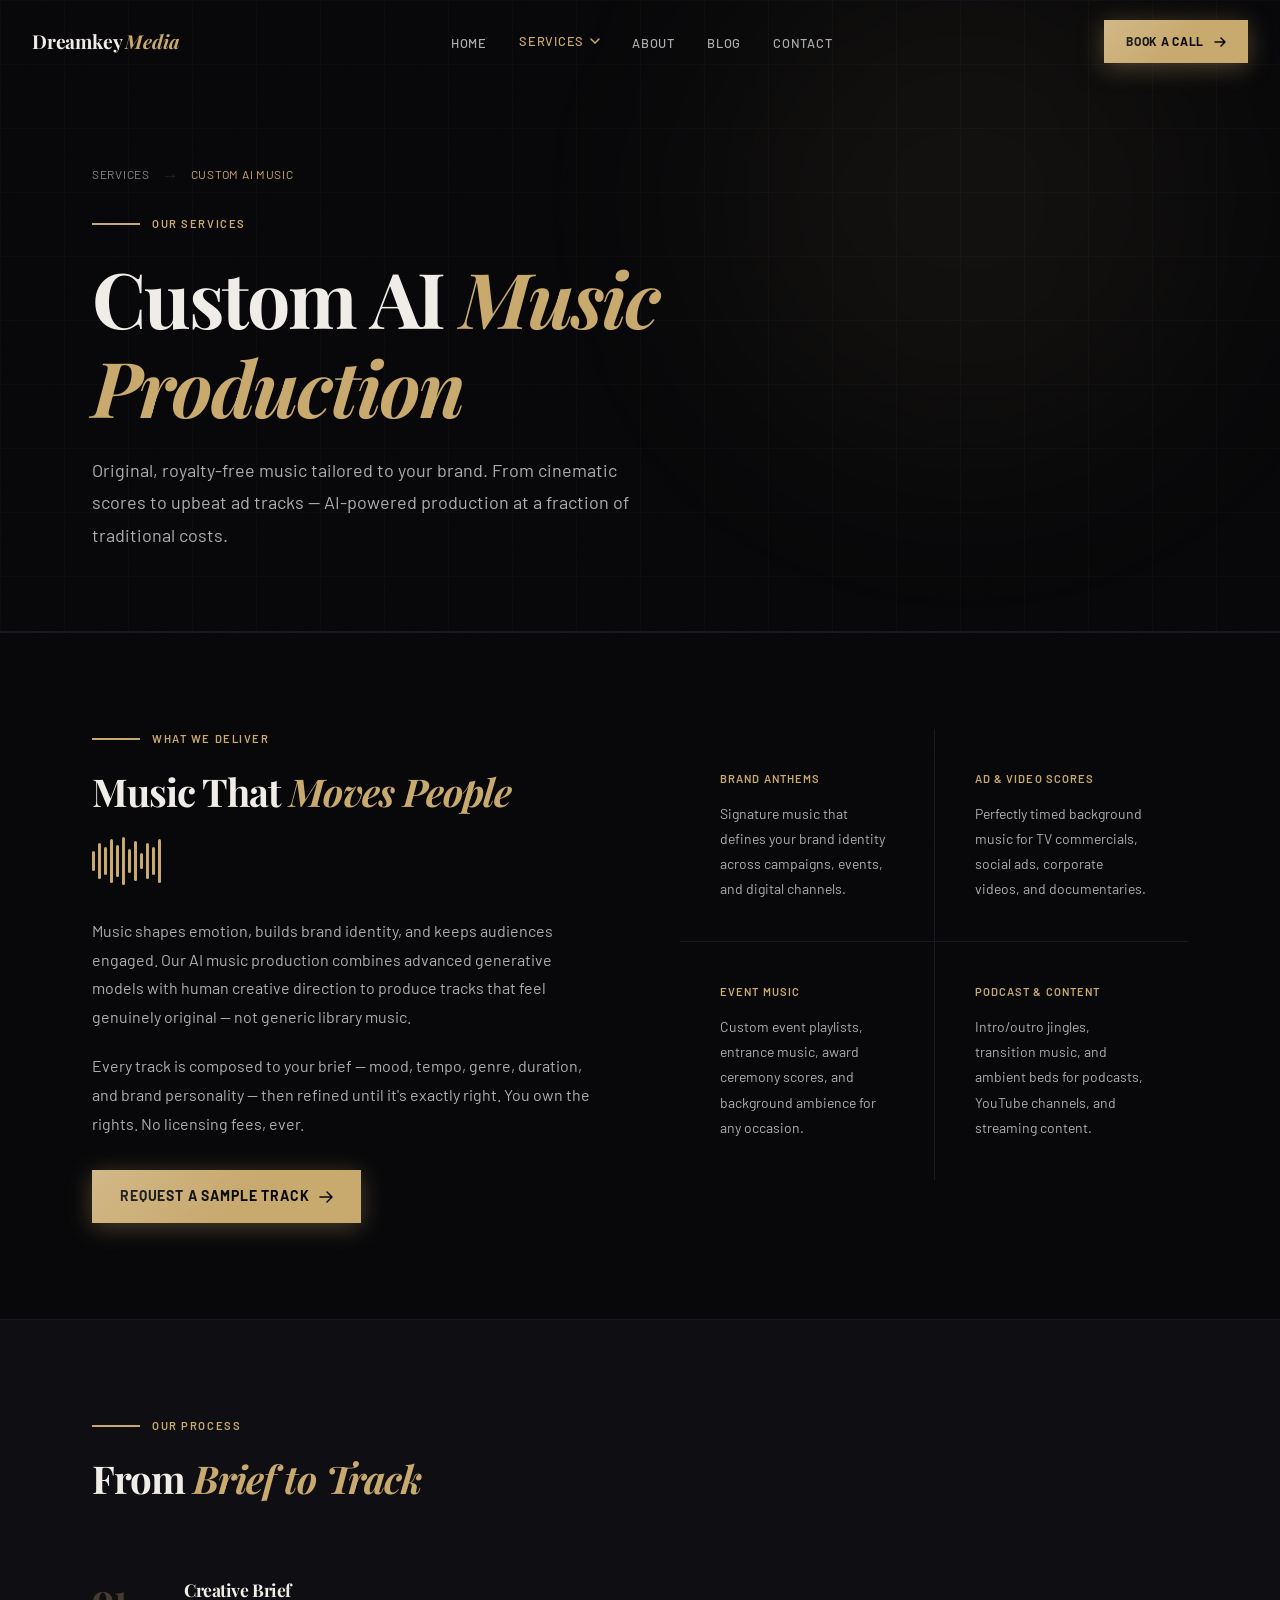
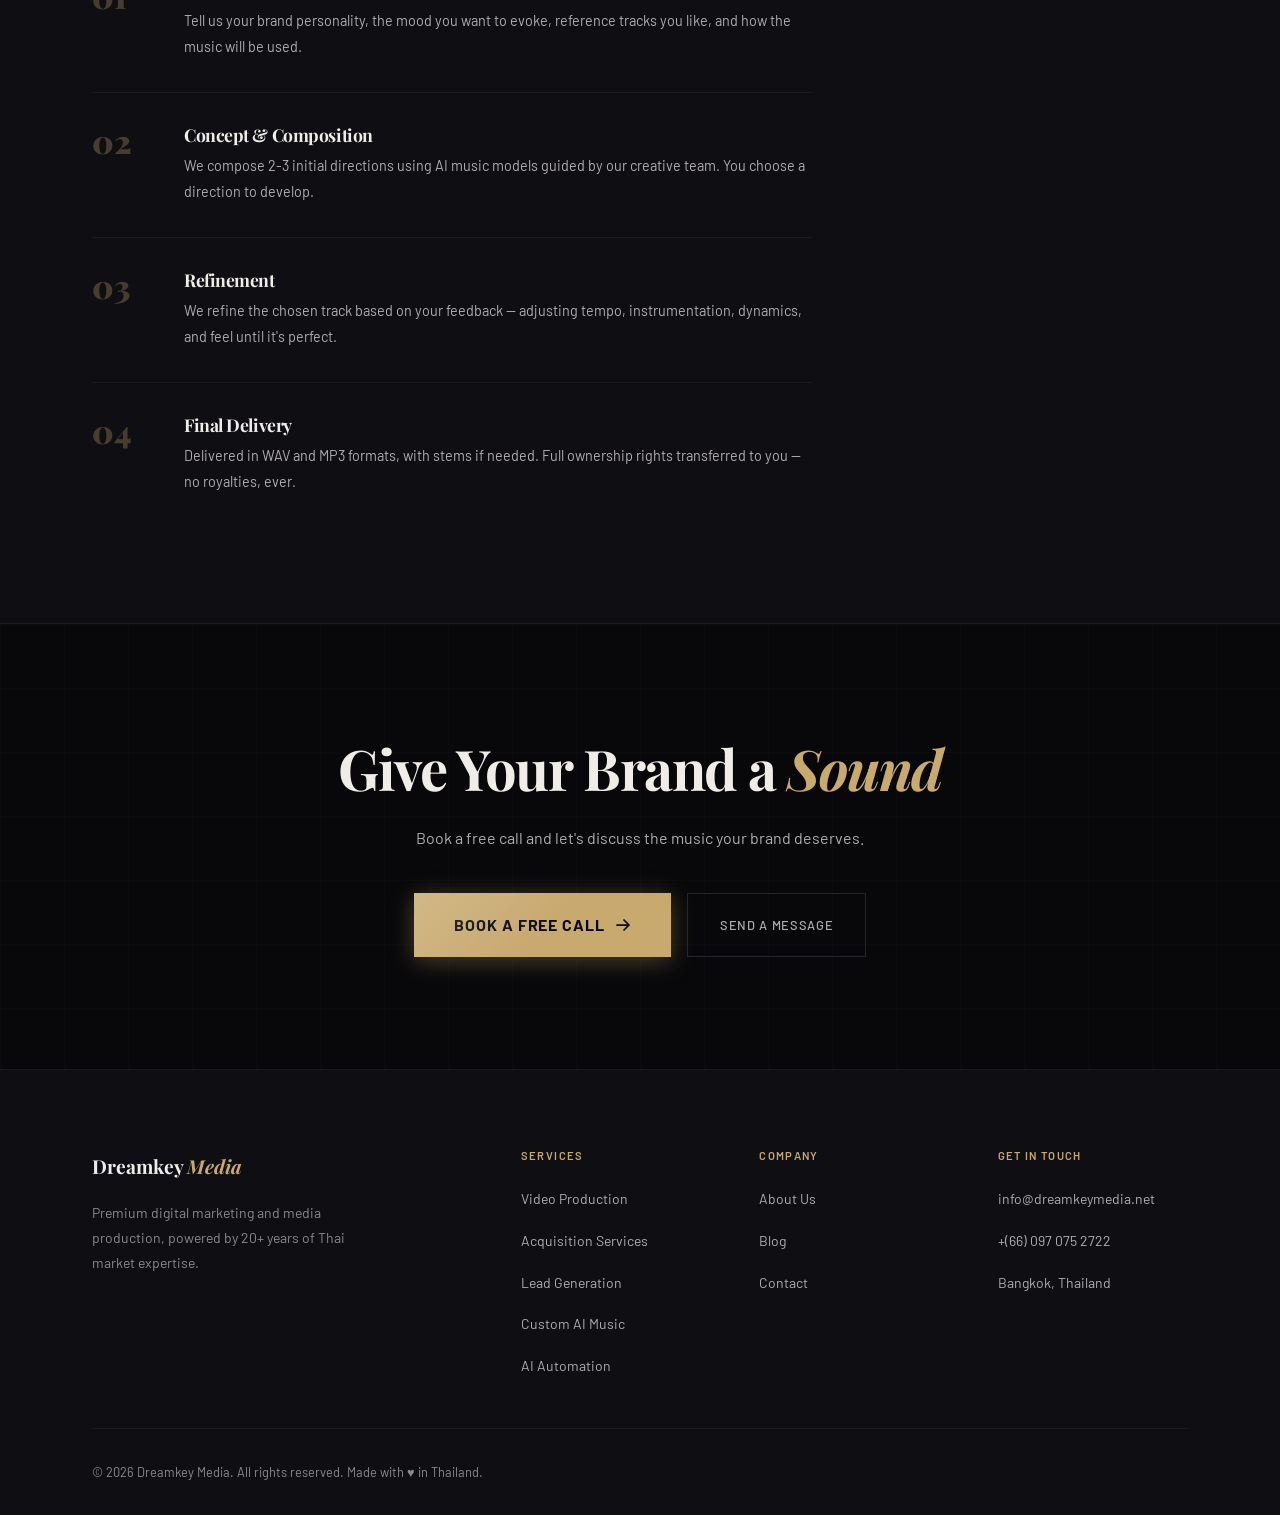
<file: services/custom-music-production.html>
<!DOCTYPE html>
<html lang="en">
<head>
  <!-- Google tag (gtag.js) -->
  <script async src="https://www.googletagmanager.com/gtag/js?id=G-DLNXJW8G7W"></script>
  <script>
    window.dataLayer = window.dataLayer || [];
    function gtag(){dataLayer.push(arguments);}
    gtag('js', new Date());
    gtag('config', 'G-DLNXJW8G7W');
  </script>
  <meta charset="UTF-8" />
  <meta name="viewport" content="width=device-width, initial-scale=1.0" />
  <title>Custom AI Music Production — Dreamkey Media</title>
  <meta name="description" content="Custom AI-generated music for brands, videos, events, and campaigns. Original, royalty-free compositions tailored to your brand identity." />
  <link rel="preconnect" href="https://fonts.googleapis.com">
  <link href="https://fonts.googleapis.com/css2?family=Playfair+Display:ital,wght@0,400;0,700;0,900;1,400;1,700&family=Barlow:wght@300;400;500;600;700&display=swap" rel="stylesheet">
  <link rel="stylesheet" href="../styles.css">
  <style>
    .page-hero { padding: 10rem 0 5rem; border-bottom: 1px solid var(--border); position: relative; overflow: hidden; }
    .feature-grid { display: grid; grid-template-columns: repeat(2,1fr); gap: 1px; background: var(--border); }
    .feature-card { background: var(--bg); padding: 2.5rem; transition: background 0.2s ease; }
    .feature-card:hover { background: var(--surface); }
    .process-step { display: grid; grid-template-columns: 60px 1fr; gap: 2rem; padding: 2rem 0; border-bottom: 1px solid var(--border); align-items: start; }
    .process-step:last-child { border-bottom: none; }
    .step-num { font-family: var(--font-display); font-size: 2rem; font-weight: 900; color: rgba(200,169,110,0.3); line-height: 1; }
    .waveform { display: flex; align-items: center; gap: 3px; height: 48px; margin-bottom: 2rem; }
    .waveform span { display: block; width: 3px; background: var(--gold); border-radius: 2px; animation: wave 1.4s ease-in-out infinite; }
    .waveform span:nth-child(1){ height:20px; animation-delay:0s; }
    .waveform span:nth-child(2){ height:36px; animation-delay:0.1s; }
    .waveform span:nth-child(3){ height:28px; animation-delay:0.2s; }
    .waveform span:nth-child(4){ height:44px; animation-delay:0.15s; }
    .waveform span:nth-child(5){ height:32px; animation-delay:0.3s; }
    .waveform span:nth-child(6){ height:48px; animation-delay:0.05s; }
    .waveform span:nth-child(7){ height:24px; animation-delay:0.25s; }
    .waveform span:nth-child(8){ height:40px; animation-delay:0.1s; }
    .waveform span:nth-child(9){ height:16px; animation-delay:0.35s; }
    .waveform span:nth-child(10){ height:36px; animation-delay:0.2s; }
    .waveform span:nth-child(11){ height:28px; animation-delay:0s; }
    .waveform span:nth-child(12){ height:44px; animation-delay:0.15s; }
    @keyframes wave { 0%,100%{transform:scaleY(1)} 50%{transform:scaleY(0.4)} }
    @media(max-width:768px){ .feature-grid{grid-template-columns:1fr!important;} }
  </style>
</head>
<body>

<nav class="main-nav" id="nav">
  <a href="../index.html" class="nav-logo">Dreamkey <span>Media</span></a>
  <ul class="nav-links" id="navLinks">
    <li><a href="../index.html">Home</a></li>
    <li class="nav-dropdown">
      <span class="nav-dropdown-trigger" style="color:var(--gold);">Services <svg width="10" height="6" viewBox="0 0 10 6" fill="none"><path d="M1 1l4 4 4-4" stroke="currentColor" stroke-width="1.5" stroke-linecap="round"/></svg></span>
      <div class="nav-dropdown-menu">
        <a href="video-production.html">Video Production</a>
        <a href="paid-advertising.html">Acquisition Services</a>
        <a href="lead-generation.html">Lead Generation</a>
        <a href="custom-music-production.html" style="color:var(--gold)!important;border-left-color:var(--gold)!important;background:var(--gold-dim)!important;">Custom AI Music</a>
        <a href="ai-automation.html">AI Automation</a>
      </div>
    </li>
    <li><a href="../about.html">About</a></li>
    <li><a href="../blog.html">Blog</a></li>
    <li><a href="../contact.html">Contact</a></li>
  </ul>
  <div class="nav-right">
    <a href="https://api.leadconnectorhq.com/widget/booking/sLC2Canz8qWReIuQP6AG" target="_blank" rel="noopener" class="btn-hot" style="padding:11px 22px;font-size:0.75rem;">Book a Call <svg width="12" height="12" viewBox="0 0 12 12" fill="none"><path d="M1 6h10M7 2l4 4-4 4" stroke="currentColor" stroke-width="1.5" stroke-linecap="round" stroke-linejoin="round"/></svg></a>
    <button class="nav-burger" id="navBurger"><span></span><span></span><span></span></button>
  </div>
</nav>

<section class="page-hero">
  <div class="grid-bg" style="position:absolute;inset:0;opacity:0.3;"></div>
  <div style="position:absolute;width:500px;height:500px;border-radius:50%;background:rgba(200,169,110,0.06);filter:blur(100px);top:-50px;right:5%;pointer-events:none;"></div>
  <div class="container" style="position:relative;z-index:2;">
    <div style="margin-bottom:1.5rem;display:flex;align-items:center;gap:12px;">
      <a href="../index.html#services" style="font-size:0.75rem;color:var(--muted);letter-spacing:0.06em;text-transform:uppercase;text-decoration:none;transition:color 0.2s ease;" onmouseover="this.style.color='var(--gold)'" onmouseout="this.style.color='var(--muted)'">Services</a>
      <span style="color:var(--border-2);">→</span>
      <span style="font-size:0.75rem;color:var(--gold);letter-spacing:0.06em;text-transform:uppercase;">Custom AI Music</span>
    </div>
    <div class="eyebrow reveal" style="margin-bottom:1.25rem;"><span class="gold-line"></span> Our Services</div>
    <h1 class="reveal reveal-delay-1" style="font-size:clamp(2.75rem,6vw,5rem);max-width:800px;margin-bottom:1.5rem;">
      Custom AI <span class="display-italic" style="color:var(--gold);">Music Production</span>
    </h1>
    <p class="reveal reveal-delay-2" style="font-size:1.125rem;color:var(--muted-mid);max-width:560px;line-height:1.8;">
      Original, royalty-free music tailored to your brand. From cinematic scores to upbeat ad tracks — AI-powered production at a fraction of traditional costs.
    </p>
  </div>
</section>

<section class="section">
  <div class="container">
    <div style="display:grid;grid-template-columns:1fr 1fr;gap:5rem;align-items:start;" class="two-col">
      <div>
        <div class="eyebrow reveal" style="margin-bottom:1.25rem;"><span class="gold-line"></span> What We Deliver</div>
        <h2 class="reveal reveal-delay-1" style="font-size:clamp(1.75rem,3vw,2.5rem);margin-bottom:1.5rem;">
          Music That <span class="display-italic" style="color:var(--gold);">Moves People</span>
        </h2>
        <div class="waveform reveal reveal-delay-2">
          <span></span><span></span><span></span><span></span><span></span><span></span>
          <span></span><span></span><span></span><span></span><span></span><span></span>
        </div>
        <p class="reveal reveal-delay-2" style="font-size:1rem;color:var(--muted-mid);line-height:1.8;margin-bottom:1.25rem;">
          Music shapes emotion, builds brand identity, and keeps audiences engaged. Our AI music production combines advanced generative models with human creative direction to produce tracks that feel genuinely original — not generic library music.
        </p>
        <p class="reveal reveal-delay-3" style="font-size:1rem;color:var(--muted-mid);line-height:1.8;margin-bottom:2rem;">
          Every track is composed to your brief — mood, tempo, genre, duration, and brand personality — then refined until it's exactly right. You own the rights. No licensing fees, ever.
        </p>
        <a href="https://api.leadconnectorhq.com/widget/booking/sLC2Canz8qWReIuQP6AG" target="_blank" rel="noopener" class="btn-hot reveal reveal-delay-4">
          Request a Sample Track <svg width="14" height="14" viewBox="0 0 14 14" fill="none"><path d="M1 7h12M8 2l5 5-5 5" stroke="currentColor" stroke-width="1.5" stroke-linecap="round" stroke-linejoin="round"/></svg>
        </a>
      </div>
      <div class="reveal reveal-delay-1">
        <div class="feature-grid">
          <div class="feature-card">
            <div style="font-size:0.7rem;letter-spacing:0.1em;text-transform:uppercase;color:var(--gold);font-weight:600;margin-bottom:0.75rem;">Brand Anthems</div>
            <p style="font-size:0.875rem;color:var(--muted-mid);line-height:1.8;">Signature music that defines your brand identity across campaigns, events, and digital channels.</p>
          </div>
          <div class="feature-card">
            <div style="font-size:0.7rem;letter-spacing:0.1em;text-transform:uppercase;color:var(--gold);font-weight:600;margin-bottom:0.75rem;">Ad & Video Scores</div>
            <p style="font-size:0.875rem;color:var(--muted-mid);line-height:1.8;">Perfectly timed background music for TV commercials, social ads, corporate videos, and documentaries.</p>
          </div>
          <div class="feature-card">
            <div style="font-size:0.7rem;letter-spacing:0.1em;text-transform:uppercase;color:var(--gold);font-weight:600;margin-bottom:0.75rem;">Event Music</div>
            <p style="font-size:0.875rem;color:var(--muted-mid);line-height:1.8;">Custom event playlists, entrance music, award ceremony scores, and background ambience for any occasion.</p>
          </div>
          <div class="feature-card">
            <div style="font-size:0.7rem;letter-spacing:0.1em;text-transform:uppercase;color:var(--gold);font-weight:600;margin-bottom:0.75rem;">Podcast & Content</div>
            <p style="font-size:0.875rem;color:var(--muted-mid);line-height:1.8;">Intro/outro jingles, transition music, and ambient beds for podcasts, YouTube channels, and streaming content.</p>
          </div>
        </div>
      </div>
    </div>
  </div>
</section>
<style>@media(max-width:900px){.two-col{grid-template-columns:1fr!important;gap:2.5rem!important;}}</style>

<section class="section" style="background:var(--surface);">
  <div class="container">
    <div class="eyebrow reveal" style="margin-bottom:1.25rem;"><span class="gold-line"></span> Our Process</div>
    <h2 class="reveal reveal-delay-1" style="font-size:clamp(1.75rem,3vw,2.5rem);margin-bottom:3rem;max-width:480px;">
      From <span class="display-italic" style="color:var(--gold);">Brief to Track</span>
    </h2>
    <div style="max-width:720px;">
      <div class="process-step reveal"><div class="step-num">01</div><div><h3 style="font-size:1.1rem;font-weight:700;margin-bottom:0.5rem;">Creative Brief</h3><p style="font-size:0.9rem;color:var(--muted-mid);line-height:1.8;">Tell us your brand personality, the mood you want to evoke, reference tracks you like, and how the music will be used.</p></div></div>
      <div class="process-step reveal reveal-delay-1"><div class="step-num">02</div><div><h3 style="font-size:1.1rem;font-weight:700;margin-bottom:0.5rem;">Concept & Composition</h3><p style="font-size:0.9rem;color:var(--muted-mid);line-height:1.8;">We compose 2-3 initial directions using AI music models guided by our creative team. You choose a direction to develop.</p></div></div>
      <div class="process-step reveal reveal-delay-2"><div class="step-num">03</div><div><h3 style="font-size:1.1rem;font-weight:700;margin-bottom:0.5rem;">Refinement</h3><p style="font-size:0.9rem;color:var(--muted-mid);line-height:1.8;">We refine the chosen track based on your feedback — adjusting tempo, instrumentation, dynamics, and feel until it's perfect.</p></div></div>
      <div class="process-step reveal reveal-delay-3"><div class="step-num">04</div><div><h3 style="font-size:1.1rem;font-weight:700;margin-bottom:0.5rem;">Final Delivery</h3><p style="font-size:0.9rem;color:var(--muted-mid);line-height:1.8;">Delivered in WAV and MP3 formats, with stems if needed. Full ownership rights transferred to you — no royalties, ever.</p></div></div>
    </div>
  </div>
</section>

<section style="padding:7rem 0;border-top:1px solid var(--border);position:relative;overflow:hidden;text-align:center;">
  <div class="grid-bg" style="position:absolute;inset:0;opacity:0.2;"></div>
  <div class="container" style="position:relative;z-index:2;">
    <h2 class="display reveal" style="font-size:clamp(2rem,4.5vw,3.5rem);margin-bottom:1.5rem;">Give Your Brand a <span class="display-italic" style="color:var(--gold);">Sound</span></h2>
    <p class="reveal reveal-delay-1" style="font-size:1rem;color:var(--muted-mid);max-width:460px;margin:0 auto 2.5rem;line-height:1.8;">Book a free call and let's discuss the music your brand deserves.</p>
    <div class="reveal reveal-delay-2" style="display:flex;flex-wrap:wrap;gap:1rem;justify-content:center;">
      <a href="https://api.leadconnectorhq.com/widget/booking/sLC2Canz8qWReIuQP6AG" target="_blank" rel="noopener" class="btn-hot" style="font-size:1rem;padding:18px 40px;">Book a Free Call <svg width="16" height="16" viewBox="0 0 16 16" fill="none"><path d="M2 8h12M9 3l5 5-5 5" stroke="currentColor" stroke-width="1.75" stroke-linecap="round" stroke-linejoin="round"/></svg></a>
      <a href="../contact.html" class="btn-ghost" style="padding:18px 32px;">Send a Message</a>
    </div>
  </div>
</section>

<footer class="main-footer">
  <div class="container">
    <div class="footer-grid">
      <div><a href="../index.html" class="footer-logo">Dreamkey <span>Media</span></a><p class="footer-desc">Premium digital marketing and media production, powered by 20+ years of Thai market expertise.</p></div>
      <div class="footer-col"><h4>Services</h4><ul><li><a href="video-production.html">Video Production</a></li><li><a href="paid-advertising.html">Acquisition Services</a></li><li><a href="lead-generation.html">Lead Generation</a></li><li><a href="custom-music-production.html">Custom AI Music</a></li><li><a href="ai-automation.html">AI Automation</a></li></ul></div>
      <div class="footer-col"><h4>Company</h4><ul><li><a href="../about.html">About Us</a></li><li><a href="../blog.html">Blog</a></li><li><a href="../contact.html">Contact</a></li></ul></div>
      <div class="footer-col"><h4>Get In Touch</h4><ul><li><a href="mailto:info@dreamkeymedia.net">info@dreamkeymedia.net</a></li><li><a href="tel:+66970752722">+(66) 097 075 2722</a></li><li><a href="../contact.html">Bangkok, Thailand</a></li></ul></div>
    </div>
    <div class="footer-bottom"><span>© 2026 Dreamkey Media. All rights reserved. Made with ♥ in Thailand.</span></div>
  </div>
</footer>
<script>
  const nav=document.getElementById('nav'); window.addEventListener('scroll',()=>nav.classList.toggle('scrolled',window.scrollY>40),{passive:true});
  document.getElementById('navBurger').addEventListener('click',()=>document.getElementById('navLinks').classList.toggle('open'));
  const obs=new IntersectionObserver(entries=>entries.forEach(e=>{if(e.isIntersecting)e.target.classList.add('visible');}),{threshold:0.1});
  document.querySelectorAll('.reveal').forEach(el=>obs.observe(el));
</script>
<script src="https://beta.leadconnectorhq.com/loader.js" data-resources-url="https://beta.leadconnectorhq.com/chat-widget/loader.js" data-widget-id="69e8a571a2b60a19c314ebb0"></script>
</body>
</html>
</file>
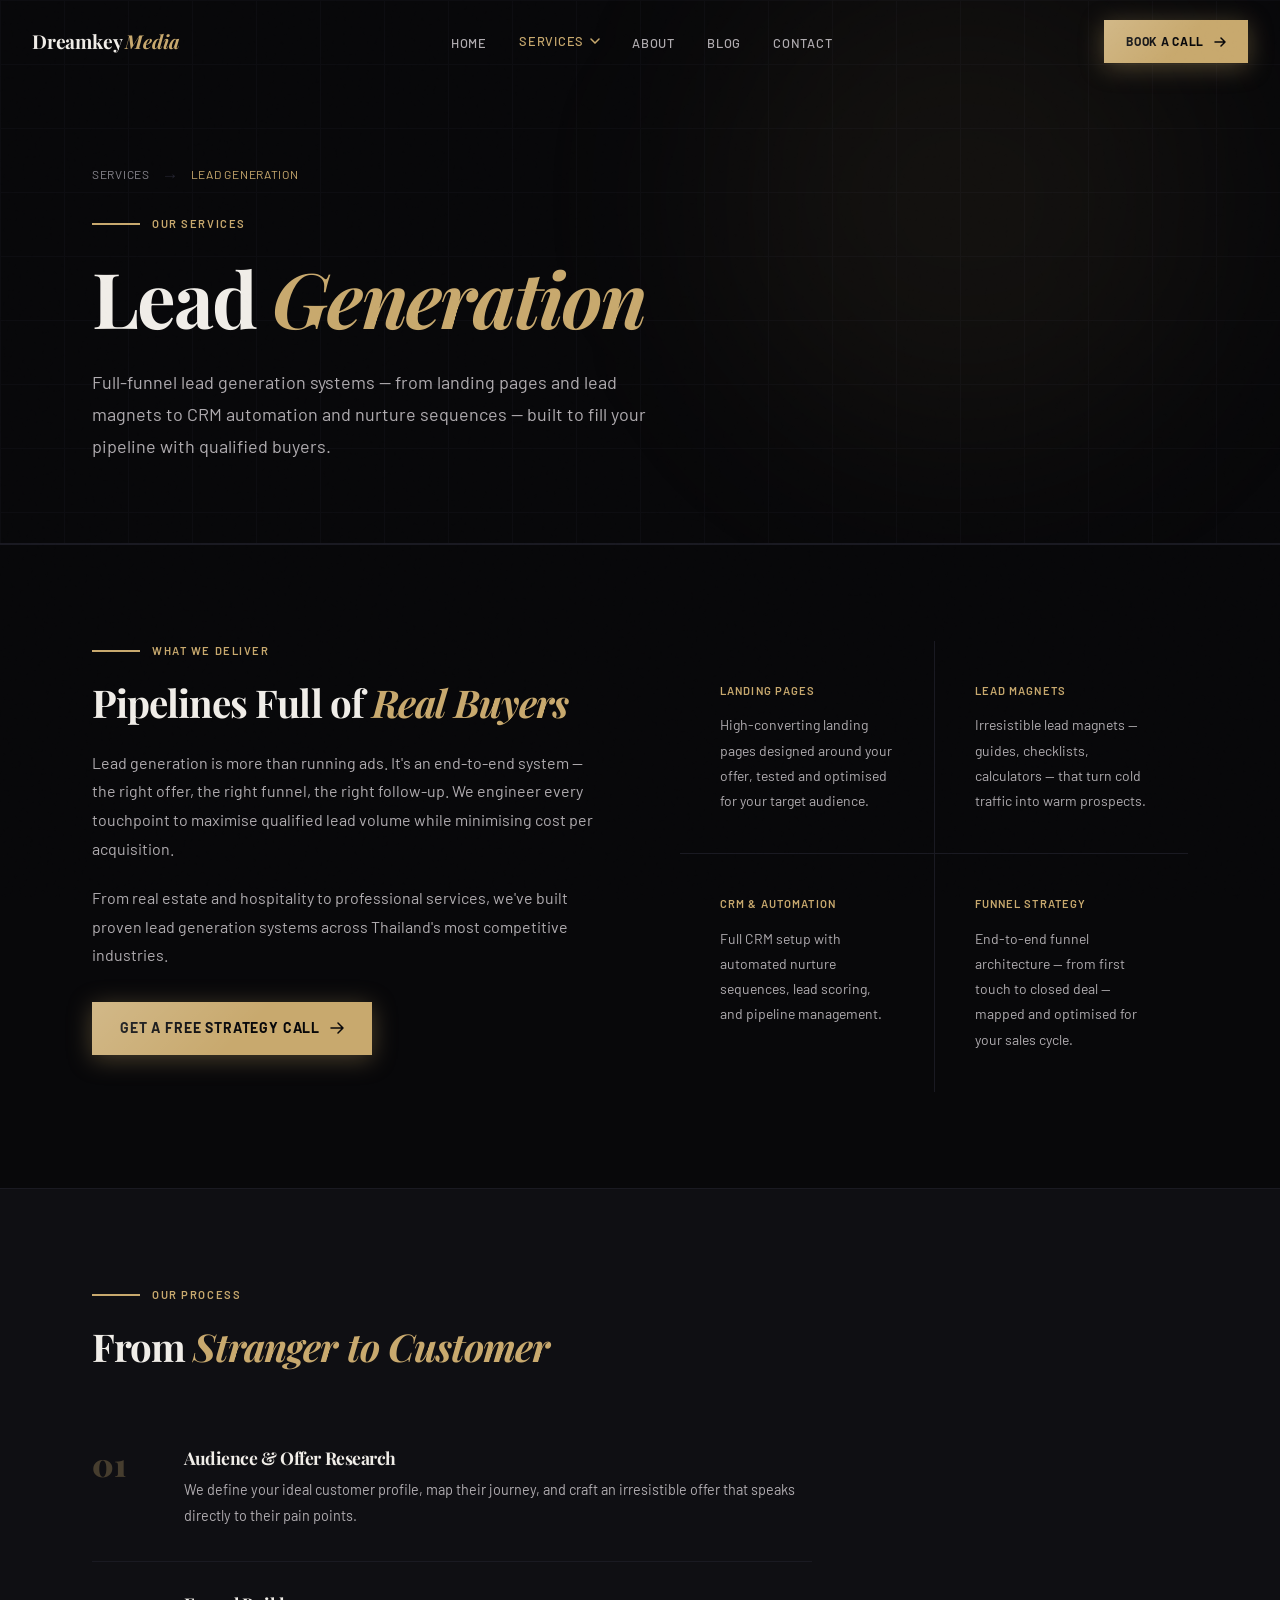
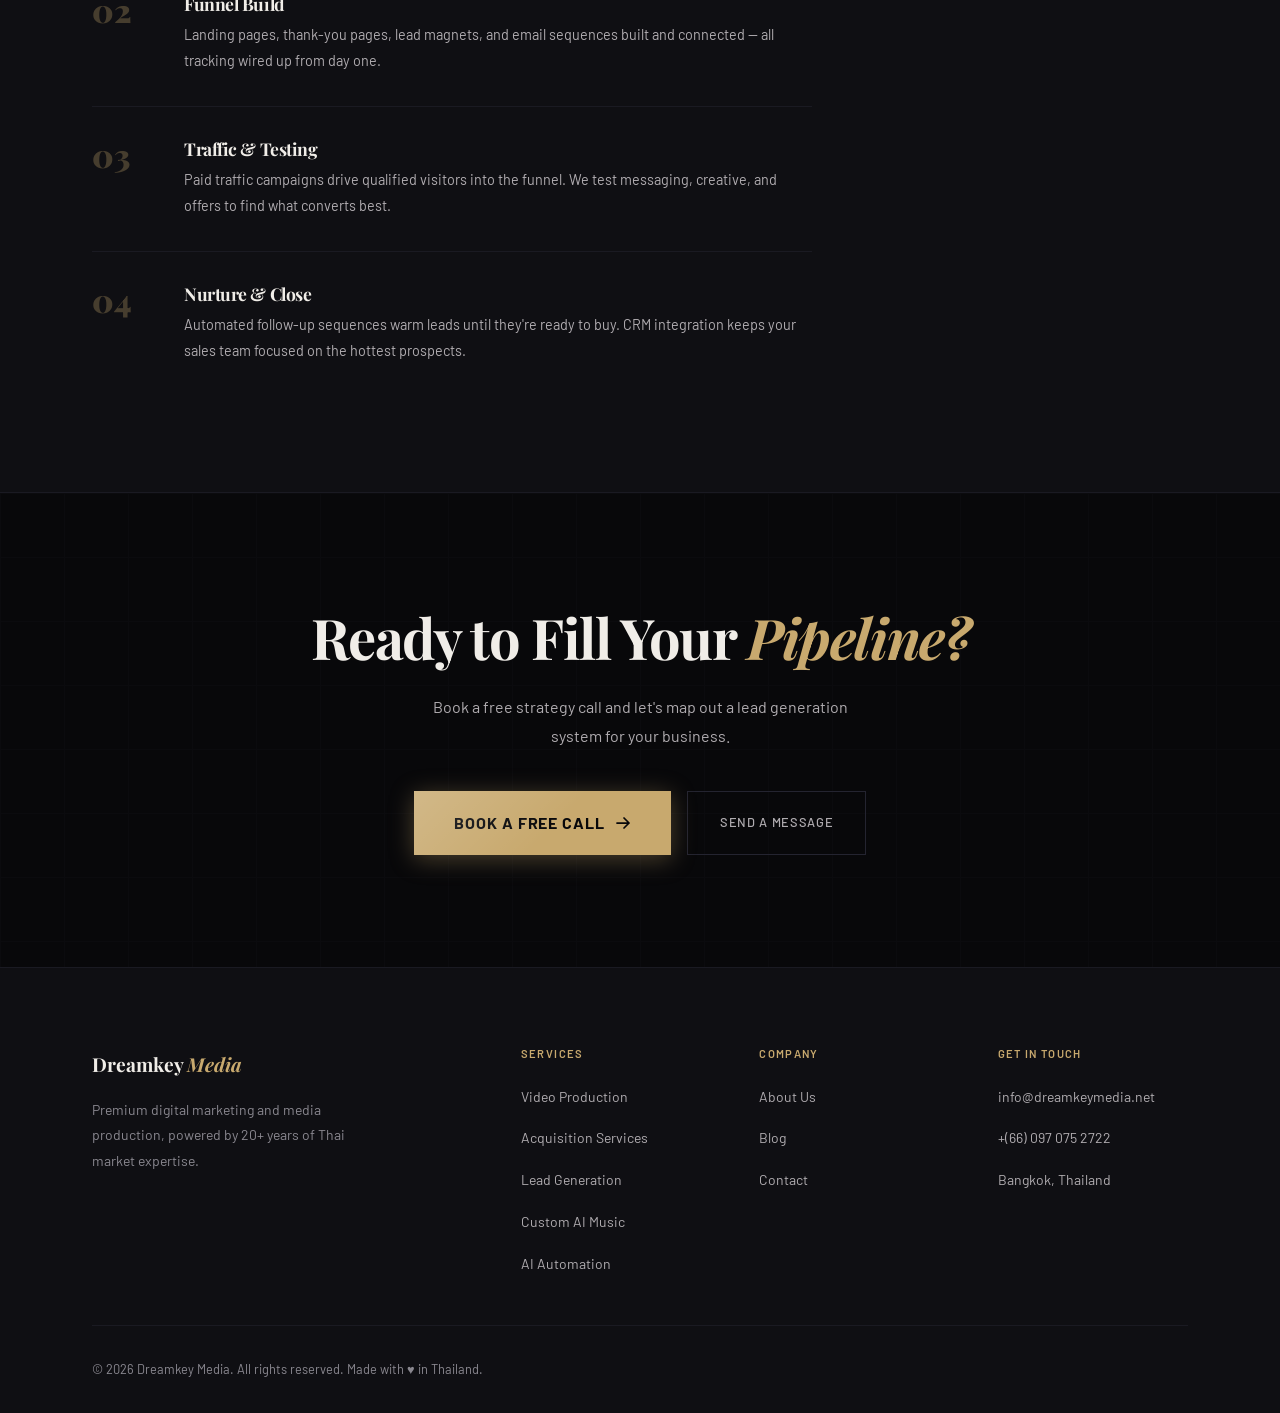
<file: services/lead-generation.html>
<!DOCTYPE html>
<html lang="en">
<head>
  <!-- Google tag (gtag.js) -->
  <script async src="https://www.googletagmanager.com/gtag/js?id=G-DLNXJW8G7W"></script>
  <script>
    window.dataLayer = window.dataLayer || [];
    function gtag(){dataLayer.push(arguments);}
    gtag('js', new Date());
    gtag('config', 'G-DLNXJW8G7W');
  </script>
  <meta charset="UTF-8" />
  <meta name="viewport" content="width=device-width, initial-scale=1.0" />
  <title>Lead Generation — Dreamkey Media</title>
  <meta name="description" content="High-converting lead generation funnels, landing pages, and CRM systems that fill your pipeline with qualified prospects in Thailand." />
  <link rel="preconnect" href="https://fonts.googleapis.com">
  <link href="https://fonts.googleapis.com/css2?family=Playfair+Display:ital,wght@0,400;0,700;0,900;1,400;1,700&family=Barlow:wght@300;400;500;600;700&display=swap" rel="stylesheet">
  <link rel="stylesheet" href="../styles.css">
  <style>
    .page-hero { padding: 10rem 0 5rem; border-bottom: 1px solid var(--border); position: relative; overflow: hidden; }
    .feature-grid { display: grid; grid-template-columns: repeat(2,1fr); gap: 1px; background: var(--border); }
    .feature-card { background: var(--bg); padding: 2.5rem; transition: background 0.2s ease; }
    .feature-card:hover { background: var(--surface); }
    .process-step { display: grid; grid-template-columns: 60px 1fr; gap: 2rem; padding: 2rem 0; border-bottom: 1px solid var(--border); align-items: start; }
    .process-step:last-child { border-bottom: none; }
    .step-num { font-family: var(--font-display); font-size: 2rem; font-weight: 900; color: rgba(200,169,110,0.3); line-height: 1; }
    @media(max-width:768px){ .feature-grid{grid-template-columns:1fr!important;} }
  </style>
</head>
<body>

<nav class="main-nav" id="nav">
  <a href="../index.html" class="nav-logo">Dreamkey <span>Media</span></a>
  <ul class="nav-links" id="navLinks">
    <li><a href="../index.html">Home</a></li>
    <li class="nav-dropdown">
      <span class="nav-dropdown-trigger" style="color:var(--gold);">Services <svg width="10" height="6" viewBox="0 0 10 6" fill="none"><path d="M1 1l4 4 4-4" stroke="currentColor" stroke-width="1.5" stroke-linecap="round"/></svg></span>
      <div class="nav-dropdown-menu">
        <a href="video-production.html">Video Production</a>
        <a href="paid-advertising.html">Acquisition Services</a>
        <a href="lead-generation.html" style="color:var(--gold)!important;border-left-color:var(--gold)!important;background:var(--gold-dim)!important;">Lead Generation</a>
        <a href="custom-music-production.html">Custom AI Music</a>
        <a href="ai-automation.html">AI Automation</a>
      </div>
    </li>
    <li><a href="../about.html">About</a></li>
    <li><a href="../blog.html">Blog</a></li>
    <li><a href="../contact.html">Contact</a></li>
  </ul>
  <div class="nav-right">
    <a href="https://api.leadconnectorhq.com/widget/booking/sLC2Canz8qWReIuQP6AG" target="_blank" rel="noopener" class="btn-hot" style="padding:11px 22px;font-size:0.75rem;">Book a Call <svg width="12" height="12" viewBox="0 0 12 12" fill="none"><path d="M1 6h10M7 2l4 4-4 4" stroke="currentColor" stroke-width="1.5" stroke-linecap="round" stroke-linejoin="round"/></svg></a>
    <button class="nav-burger" id="navBurger"><span></span><span></span><span></span></button>
  </div>
</nav>

<section class="page-hero">
  <div class="grid-bg" style="position:absolute;inset:0;opacity:0.3;"></div>
  <div style="position:absolute;width:500px;height:500px;border-radius:50%;background:rgba(200,169,110,0.06);filter:blur(100px);top:-50px;right:5%;pointer-events:none;"></div>
  <div class="container" style="position:relative;z-index:2;">
    <div style="margin-bottom:1.5rem;display:flex;align-items:center;gap:12px;">
      <a href="../index.html#services" style="font-size:0.75rem;color:var(--muted);letter-spacing:0.06em;text-transform:uppercase;text-decoration:none;transition:color 0.2s ease;" onmouseover="this.style.color='var(--gold)'" onmouseout="this.style.color='var(--muted)'">Services</a>
      <span style="color:var(--border-2);">→</span>
      <span style="font-size:0.75rem;color:var(--gold);letter-spacing:0.06em;text-transform:uppercase;">Lead Generation</span>
    </div>
    <div class="eyebrow reveal" style="margin-bottom:1.25rem;"><span class="gold-line"></span> Our Services</div>
    <h1 class="reveal reveal-delay-1" style="font-size:clamp(2.75rem,6vw,5rem);max-width:800px;margin-bottom:1.5rem;">
      Lead <span class="display-italic" style="color:var(--gold);">Generation</span>
    </h1>
    <p class="reveal reveal-delay-2" style="font-size:1.125rem;color:var(--muted-mid);max-width:560px;line-height:1.8;">
      Full-funnel lead generation systems — from landing pages and lead magnets to CRM automation and nurture sequences — built to fill your pipeline with qualified buyers.
    </p>
  </div>
</section>

<section class="section">
  <div class="container">
    <div style="display:grid;grid-template-columns:1fr 1fr;gap:5rem;align-items:start;" class="two-col">
      <div>
        <div class="eyebrow reveal" style="margin-bottom:1.25rem;"><span class="gold-line"></span> What We Deliver</div>
        <h2 class="reveal reveal-delay-1" style="font-size:clamp(1.75rem,3vw,2.5rem);margin-bottom:1.5rem;">
          Pipelines Full of <span class="display-italic" style="color:var(--gold);">Real Buyers</span>
        </h2>
        <p class="reveal reveal-delay-2" style="font-size:1rem;color:var(--muted-mid);line-height:1.8;margin-bottom:1.25rem;">
          Lead generation is more than running ads. It's an end-to-end system — the right offer, the right funnel, the right follow-up. We engineer every touchpoint to maximise qualified lead volume while minimising cost per acquisition.
        </p>
        <p class="reveal reveal-delay-3" style="font-size:1rem;color:var(--muted-mid);line-height:1.8;margin-bottom:2rem;">
          From real estate and hospitality to professional services, we've built proven lead generation systems across Thailand's most competitive industries.
        </p>
        <a href="https://api.leadconnectorhq.com/widget/booking/sLC2Canz8qWReIuQP6AG" target="_blank" rel="noopener" class="btn-hot reveal reveal-delay-4">
          Get a Free Strategy Call <svg width="14" height="14" viewBox="0 0 14 14" fill="none"><path d="M1 7h12M8 2l5 5-5 5" stroke="currentColor" stroke-width="1.5" stroke-linecap="round" stroke-linejoin="round"/></svg>
        </a>
      </div>
      <div class="reveal reveal-delay-1">
        <div class="feature-grid">
          <div class="feature-card">
            <div style="font-size:0.7rem;letter-spacing:0.1em;text-transform:uppercase;color:var(--gold);font-weight:600;margin-bottom:0.75rem;">Landing Pages</div>
            <p style="font-size:0.875rem;color:var(--muted-mid);line-height:1.8;">High-converting landing pages designed around your offer, tested and optimised for your target audience.</p>
          </div>
          <div class="feature-card">
            <div style="font-size:0.7rem;letter-spacing:0.1em;text-transform:uppercase;color:var(--gold);font-weight:600;margin-bottom:0.75rem;">Lead Magnets</div>
            <p style="font-size:0.875rem;color:var(--muted-mid);line-height:1.8;">Irresistible lead magnets — guides, checklists, calculators — that turn cold traffic into warm prospects.</p>
          </div>
          <div class="feature-card">
            <div style="font-size:0.7rem;letter-spacing:0.1em;text-transform:uppercase;color:var(--gold);font-weight:600;margin-bottom:0.75rem;">CRM & Automation</div>
            <p style="font-size:0.875rem;color:var(--muted-mid);line-height:1.8;">Full CRM setup with automated nurture sequences, lead scoring, and pipeline management.</p>
          </div>
          <div class="feature-card">
            <div style="font-size:0.7rem;letter-spacing:0.1em;text-transform:uppercase;color:var(--gold);font-weight:600;margin-bottom:0.75rem;">Funnel Strategy</div>
            <p style="font-size:0.875rem;color:var(--muted-mid);line-height:1.8;">End-to-end funnel architecture — from first touch to closed deal — mapped and optimised for your sales cycle.</p>
          </div>
        </div>
      </div>
    </div>
  </div>
</section>
<style>@media(max-width:900px){.two-col{grid-template-columns:1fr!important;gap:2.5rem!important;}}</style>

<section class="section" style="background:var(--surface);">
  <div class="container">
    <div class="eyebrow reveal" style="margin-bottom:1.25rem;"><span class="gold-line"></span> Our Process</div>
    <h2 class="reveal reveal-delay-1" style="font-size:clamp(1.75rem,3vw,2.5rem);margin-bottom:3rem;max-width:480px;">
      From <span class="display-italic" style="color:var(--gold);">Stranger to Customer</span>
    </h2>
    <div style="max-width:720px;">
      <div class="process-step reveal"><div class="step-num">01</div><div><h3 style="font-size:1.1rem;font-weight:700;margin-bottom:0.5rem;">Audience & Offer Research</h3><p style="font-size:0.9rem;color:var(--muted-mid);line-height:1.8;">We define your ideal customer profile, map their journey, and craft an irresistible offer that speaks directly to their pain points.</p></div></div>
      <div class="process-step reveal reveal-delay-1"><div class="step-num">02</div><div><h3 style="font-size:1.1rem;font-weight:700;margin-bottom:0.5rem;">Funnel Build</h3><p style="font-size:0.9rem;color:var(--muted-mid);line-height:1.8;">Landing pages, thank-you pages, lead magnets, and email sequences built and connected — all tracking wired up from day one.</p></div></div>
      <div class="process-step reveal reveal-delay-2"><div class="step-num">03</div><div><h3 style="font-size:1.1rem;font-weight:700;margin-bottom:0.5rem;">Traffic & Testing</h3><p style="font-size:0.9rem;color:var(--muted-mid);line-height:1.8;">Paid traffic campaigns drive qualified visitors into the funnel. We test messaging, creative, and offers to find what converts best.</p></div></div>
      <div class="process-step reveal reveal-delay-3"><div class="step-num">04</div><div><h3 style="font-size:1.1rem;font-weight:700;margin-bottom:0.5rem;">Nurture & Close</h3><p style="font-size:0.9rem;color:var(--muted-mid);line-height:1.8;">Automated follow-up sequences warm leads until they're ready to buy. CRM integration keeps your sales team focused on the hottest prospects.</p></div></div>
    </div>
  </div>
</section>

<section style="padding:7rem 0;border-top:1px solid var(--border);position:relative;overflow:hidden;text-align:center;">
  <div class="grid-bg" style="position:absolute;inset:0;opacity:0.2;"></div>
  <div class="container" style="position:relative;z-index:2;">
    <h2 class="display reveal" style="font-size:clamp(2rem,4.5vw,3.5rem);margin-bottom:1.5rem;">Ready to Fill Your <span class="display-italic" style="color:var(--gold);">Pipeline?</span></h2>
    <p class="reveal reveal-delay-1" style="font-size:1rem;color:var(--muted-mid);max-width:460px;margin:0 auto 2.5rem;line-height:1.8;">Book a free strategy call and let's map out a lead generation system for your business.</p>
    <div class="reveal reveal-delay-2" style="display:flex;flex-wrap:wrap;gap:1rem;justify-content:center;">
      <a href="https://api.leadconnectorhq.com/widget/booking/sLC2Canz8qWReIuQP6AG" target="_blank" rel="noopener" class="btn-hot" style="font-size:1rem;padding:18px 40px;">Book a Free Call <svg width="16" height="16" viewBox="0 0 16 16" fill="none"><path d="M2 8h12M9 3l5 5-5 5" stroke="currentColor" stroke-width="1.75" stroke-linecap="round" stroke-linejoin="round"/></svg></a>
      <a href="../contact.html" class="btn-ghost" style="padding:18px 32px;">Send a Message</a>
    </div>
  </div>
</section>

<footer class="main-footer">
  <div class="container">
    <div class="footer-grid">
      <div><a href="../index.html" class="footer-logo">Dreamkey <span>Media</span></a><p class="footer-desc">Premium digital marketing and media production, powered by 20+ years of Thai market expertise.</p></div>
      <div class="footer-col"><h4>Services</h4><ul><li><a href="video-production.html">Video Production</a></li><li><a href="paid-advertising.html">Acquisition Services</a></li><li><a href="lead-generation.html">Lead Generation</a></li><li><a href="custom-music-production.html">Custom AI Music</a></li><li><a href="ai-automation.html">AI Automation</a></li></ul></div>
      <div class="footer-col"><h4>Company</h4><ul><li><a href="../about.html">About Us</a></li><li><a href="../blog.html">Blog</a></li><li><a href="../contact.html">Contact</a></li></ul></div>
      <div class="footer-col"><h4>Get In Touch</h4><ul><li><a href="mailto:info@dreamkeymedia.net">info@dreamkeymedia.net</a></li><li><a href="tel:+66970752722">+(66) 097 075 2722</a></li><li><a href="../contact.html">Bangkok, Thailand</a></li></ul></div>
    </div>
    <div class="footer-bottom"><span>© 2026 Dreamkey Media. All rights reserved. Made with ♥ in Thailand.</span></div>
  </div>
</footer>
<script>
  const nav=document.getElementById('nav'); window.addEventListener('scroll',()=>nav.classList.toggle('scrolled',window.scrollY>40),{passive:true});
  document.getElementById('navBurger').addEventListener('click',()=>document.getElementById('navLinks').classList.toggle('open'));
  const obs=new IntersectionObserver(entries=>entries.forEach(e=>{if(e.isIntersecting)e.target.classList.add('visible');}),{threshold:0.1});
  document.querySelectorAll('.reveal').forEach(el=>obs.observe(el));
</script>
<script src="https://beta.leadconnectorhq.com/loader.js" data-resources-url="https://beta.leadconnectorhq.com/chat-widget/loader.js" data-widget-id="69e8a571a2b60a19c314ebb0"></script>
</body>
</html>
</file>
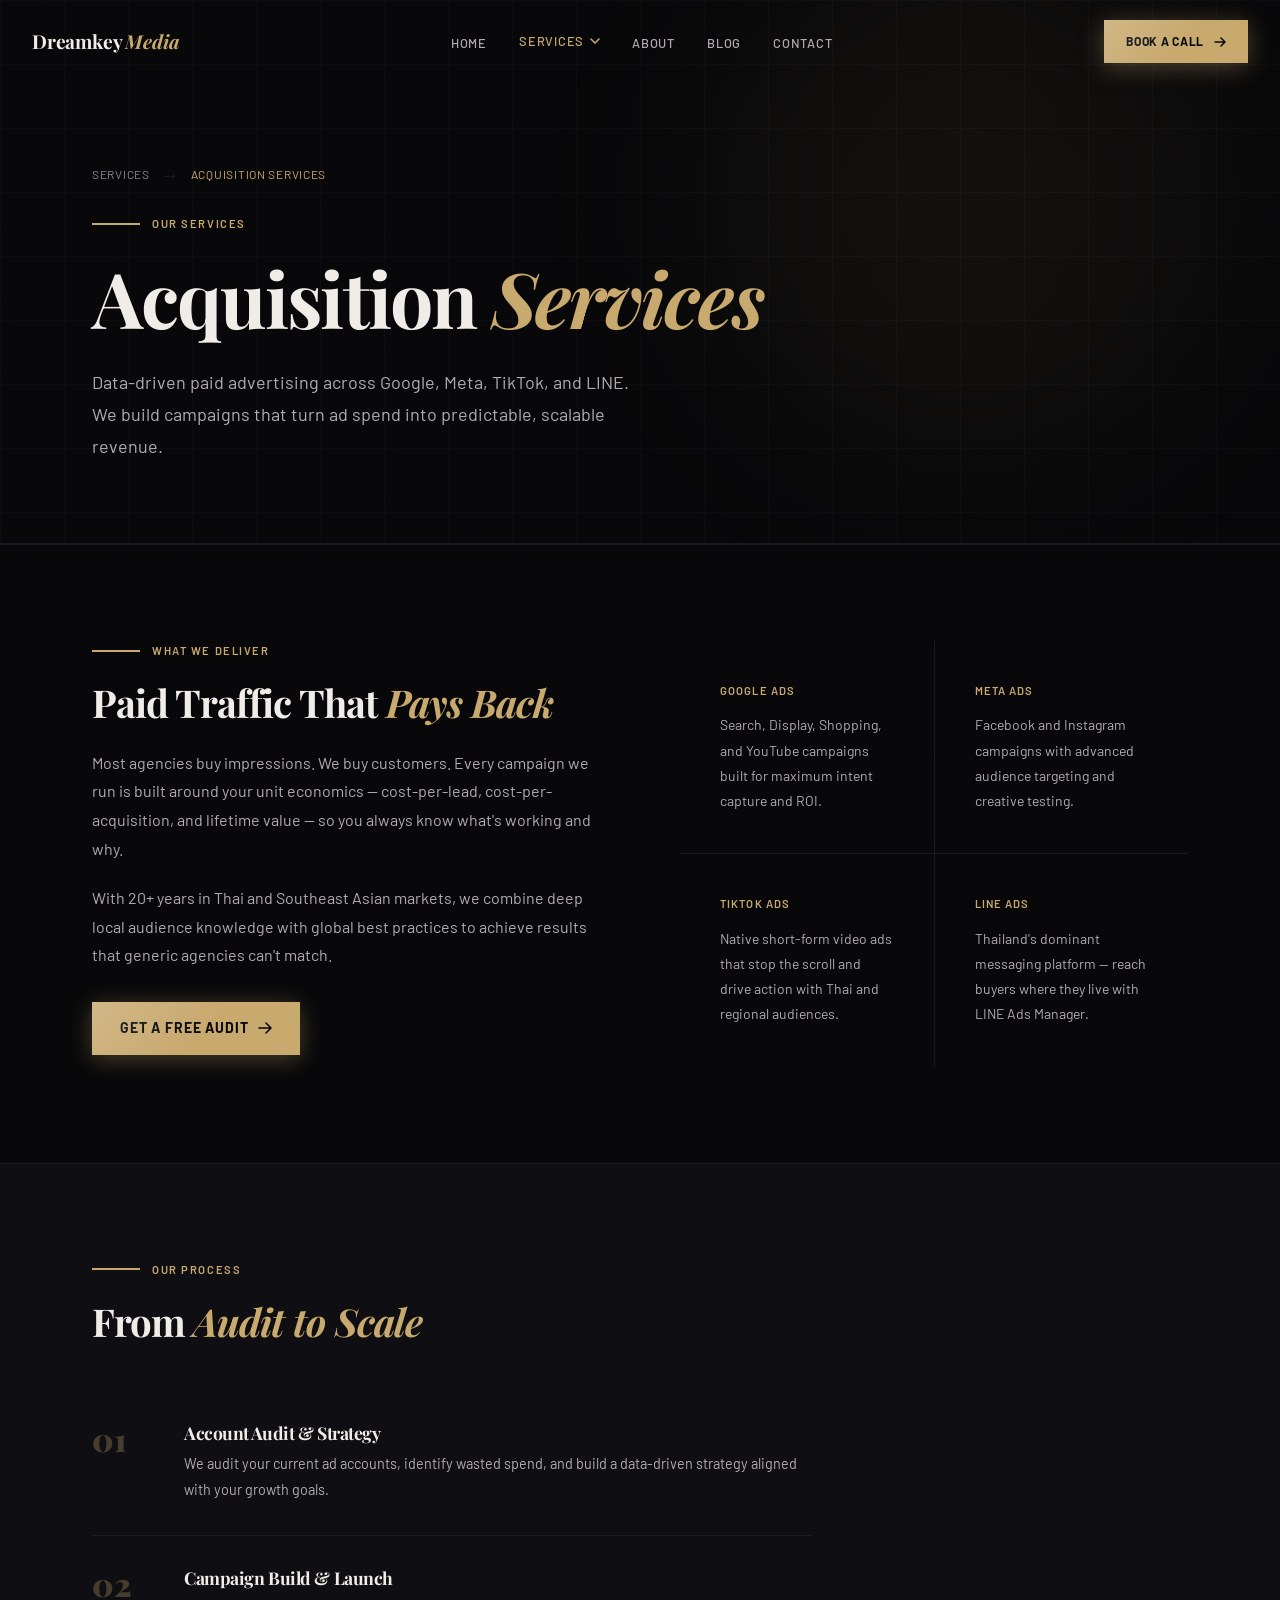
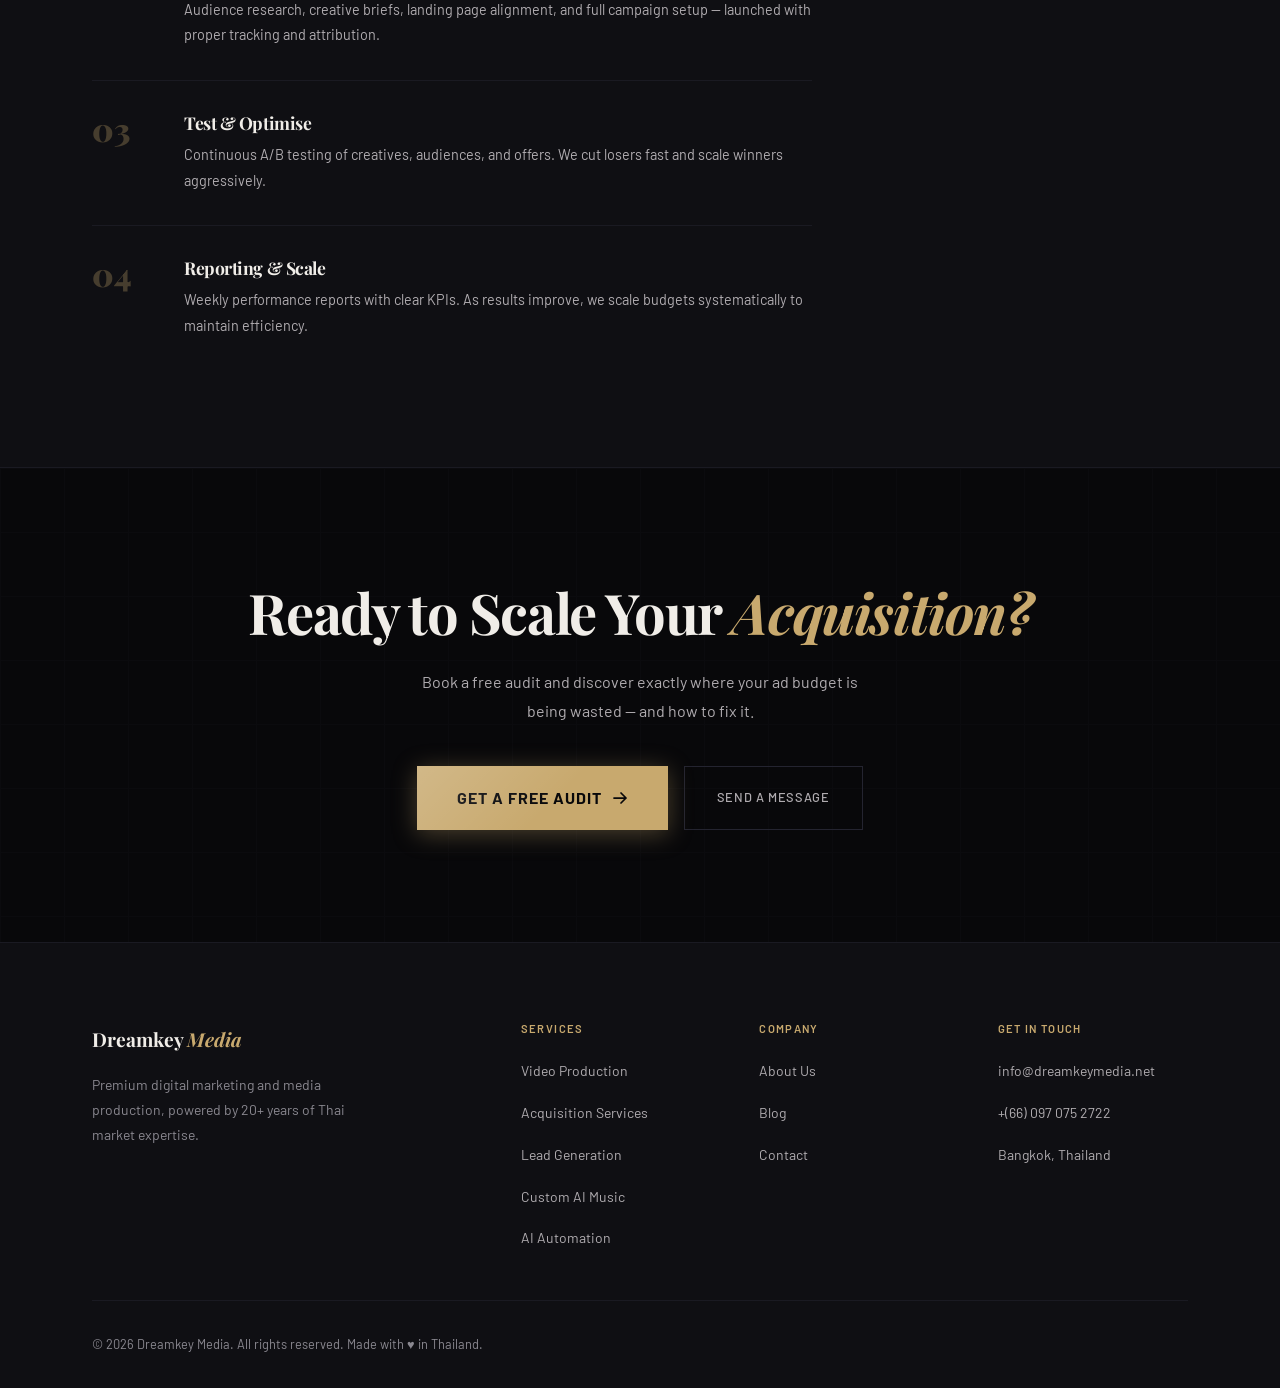
<file: services/paid-advertising.html>
<!DOCTYPE html>
<html lang="en">
<head>
  <!-- Google tag (gtag.js) -->
  <script async src="https://www.googletagmanager.com/gtag/js?id=G-DLNXJW8G7W"></script>
  <script>
    window.dataLayer = window.dataLayer || [];
    function gtag(){dataLayer.push(arguments);}
    gtag('js', new Date());
    gtag('config', 'G-DLNXJW8G7W');
  </script>
  <meta charset="UTF-8" />
  <meta name="viewport" content="width=device-width, initial-scale=1.0" />
  <title>Acquisition Services — Dreamkey Media</title>
  <meta name="description" content="Data-driven paid advertising on Google, Meta, TikTok, and LINE for Thai and international markets. Performance campaigns that deliver measurable ROI." />
  <link rel="preconnect" href="https://fonts.googleapis.com">
  <link href="https://fonts.googleapis.com/css2?family=Playfair+Display:ital,wght@0,400;0,700;0,900;1,400;1,700&family=Barlow:wght@300;400;500;600;700&display=swap" rel="stylesheet">
  <link rel="stylesheet" href="../styles.css">
  <style>
    .page-hero { padding: 10rem 0 5rem; border-bottom: 1px solid var(--border); position: relative; overflow: hidden; }
    .feature-grid { display: grid; grid-template-columns: repeat(2,1fr); gap: 1px; background: var(--border); }
    .feature-card { background: var(--bg); padding: 2.5rem; transition: background 0.2s ease; }
    .feature-card:hover { background: var(--surface); }
    .process-step { display: grid; grid-template-columns: 60px 1fr; gap: 2rem; padding: 2rem 0; border-bottom: 1px solid var(--border); align-items: start; }
    .process-step:last-child { border-bottom: none; }
    .step-num { font-family: var(--font-display); font-size: 2rem; font-weight: 900; color: rgba(200,169,110,0.3); line-height: 1; }
    .stat-row { display: grid; grid-template-columns: repeat(3,1fr); gap: 1px; background: var(--border); margin-top: 3rem; }
    .stat-cell { background: var(--surface); padding: 2rem; text-align: center; }
    @media(max-width:768px){ .feature-grid{grid-template-columns:1fr!important;} .stat-row{grid-template-columns:1fr!important;} }
  </style>
</head>
<body>

<nav class="main-nav" id="nav">
  <a href="../index.html" class="nav-logo">Dreamkey <span>Media</span></a>
  <ul class="nav-links" id="navLinks">
    <li><a href="../index.html">Home</a></li>
    <li class="nav-dropdown">
      <span class="nav-dropdown-trigger" style="color:var(--gold);">Services <svg width="10" height="6" viewBox="0 0 10 6" fill="none"><path d="M1 1l4 4 4-4" stroke="currentColor" stroke-width="1.5" stroke-linecap="round"/></svg></span>
      <div class="nav-dropdown-menu">
        <a href="video-production.html">Video Production</a>
        <a href="paid-advertising.html" style="color:var(--gold)!important;border-left-color:var(--gold)!important;background:var(--gold-dim)!important;">Acquisition Services</a>
        <a href="lead-generation.html">Lead Generation</a>
        <a href="custom-music-production.html">Custom AI Music</a>
        <a href="ai-automation.html">AI Automation</a>
      </div>
    </li>
    <li><a href="../about.html">About</a></li>
    <li><a href="../blog.html">Blog</a></li>
    <li><a href="../contact.html">Contact</a></li>
  </ul>
  <div class="nav-right">
    <a href="https://api.leadconnectorhq.com/widget/booking/sLC2Canz8qWReIuQP6AG" target="_blank" rel="noopener" class="btn-hot" style="padding:11px 22px;font-size:0.75rem;">Book a Call <svg width="12" height="12" viewBox="0 0 12 12" fill="none"><path d="M1 6h10M7 2l4 4-4 4" stroke="currentColor" stroke-width="1.5" stroke-linecap="round" stroke-linejoin="round"/></svg></a>
    <button class="nav-burger" id="navBurger"><span></span><span></span><span></span></button>
  </div>
</nav>

<section class="page-hero">
  <div class="grid-bg" style="position:absolute;inset:0;opacity:0.3;"></div>
  <div style="position:absolute;width:500px;height:500px;border-radius:50%;background:rgba(200,169,110,0.06);filter:blur(100px);top:-50px;right:5%;pointer-events:none;"></div>
  <div class="container" style="position:relative;z-index:2;">
    <div style="margin-bottom:1.5rem;display:flex;align-items:center;gap:12px;">
      <a href="../index.html#services" style="font-size:0.75rem;color:var(--muted);letter-spacing:0.06em;text-transform:uppercase;text-decoration:none;transition:color 0.2s ease;" onmouseover="this.style.color='var(--gold)'" onmouseout="this.style.color='var(--muted)'">Services</a>
      <span style="color:var(--border-2);">→</span>
      <span style="font-size:0.75rem;color:var(--gold);letter-spacing:0.06em;text-transform:uppercase;">Acquisition Services</span>
    </div>
    <div class="eyebrow reveal" style="margin-bottom:1.25rem;"><span class="gold-line"></span> Our Services</div>
    <h1 class="reveal reveal-delay-1" style="font-size:clamp(2.75rem,6vw,5rem);max-width:800px;margin-bottom:1.5rem;">
      Acquisition <span class="display-italic" style="color:var(--gold);">Services</span>
    </h1>
    <p class="reveal reveal-delay-2" style="font-size:1.125rem;color:var(--muted-mid);max-width:560px;line-height:1.8;">
      Data-driven paid advertising across Google, Meta, TikTok, and LINE. We build campaigns that turn ad spend into predictable, scalable revenue.
    </p>
  </div>
</section>

<section class="section">
  <div class="container">
    <div style="display:grid;grid-template-columns:1fr 1fr;gap:5rem;align-items:start;" class="two-col">
      <div>
        <div class="eyebrow reveal" style="margin-bottom:1.25rem;"><span class="gold-line"></span> What We Deliver</div>
        <h2 class="reveal reveal-delay-1" style="font-size:clamp(1.75rem,3vw,2.5rem);margin-bottom:1.5rem;">
          Paid Traffic That <span class="display-italic" style="color:var(--gold);">Pays Back</span>
        </h2>
        <p class="reveal reveal-delay-2" style="font-size:1rem;color:var(--muted-mid);line-height:1.8;margin-bottom:1.25rem;">
          Most agencies buy impressions. We buy customers. Every campaign we run is built around your unit economics — cost-per-lead, cost-per-acquisition, and lifetime value — so you always know what's working and why.
        </p>
        <p class="reveal reveal-delay-3" style="font-size:1rem;color:var(--muted-mid);line-height:1.8;margin-bottom:2rem;">
          With 20+ years in Thai and Southeast Asian markets, we combine deep local audience knowledge with global best practices to achieve results that generic agencies can't match.
        </p>
        <a href="https://api.leadconnectorhq.com/widget/booking/sLC2Canz8qWReIuQP6AG" target="_blank" rel="noopener" class="btn-hot reveal reveal-delay-4">
          Get a Free Audit <svg width="14" height="14" viewBox="0 0 14 14" fill="none"><path d="M1 7h12M8 2l5 5-5 5" stroke="currentColor" stroke-width="1.5" stroke-linecap="round" stroke-linejoin="round"/></svg>
        </a>
      </div>
      <div class="reveal reveal-delay-1">
        <div class="feature-grid">
          <div class="feature-card">
            <div style="font-size:0.7rem;letter-spacing:0.1em;text-transform:uppercase;color:var(--gold);font-weight:600;margin-bottom:0.75rem;">Google Ads</div>
            <p style="font-size:0.875rem;color:var(--muted-mid);line-height:1.8;">Search, Display, Shopping, and YouTube campaigns built for maximum intent capture and ROI.</p>
          </div>
          <div class="feature-card">
            <div style="font-size:0.7rem;letter-spacing:0.1em;text-transform:uppercase;color:var(--gold);font-weight:600;margin-bottom:0.75rem;">Meta Ads</div>
            <p style="font-size:0.875rem;color:var(--muted-mid);line-height:1.8;">Facebook and Instagram campaigns with advanced audience targeting and creative testing.</p>
          </div>
          <div class="feature-card">
            <div style="font-size:0.7rem;letter-spacing:0.1em;text-transform:uppercase;color:var(--gold);font-weight:600;margin-bottom:0.75rem;">TikTok Ads</div>
            <p style="font-size:0.875rem;color:var(--muted-mid);line-height:1.8;">Native short-form video ads that stop the scroll and drive action with Thai and regional audiences.</p>
          </div>
          <div class="feature-card">
            <div style="font-size:0.7rem;letter-spacing:0.1em;text-transform:uppercase;color:var(--gold);font-weight:600;margin-bottom:0.75rem;">LINE Ads</div>
            <p style="font-size:0.875rem;color:var(--muted-mid);line-height:1.8;">Thailand's dominant messaging platform — reach buyers where they live with LINE Ads Manager.</p>
          </div>
        </div>
      </div>
    </div>
  </div>
</section>
<style>@media(max-width:900px){.two-col{grid-template-columns:1fr!important;gap:2.5rem!important;}}</style>

<section class="section" style="background:var(--surface);">
  <div class="container">
    <div class="eyebrow reveal" style="margin-bottom:1.25rem;"><span class="gold-line"></span> Our Process</div>
    <h2 class="reveal reveal-delay-1" style="font-size:clamp(1.75rem,3vw,2.5rem);margin-bottom:3rem;max-width:480px;">
      From <span class="display-italic" style="color:var(--gold);">Audit to Scale</span>
    </h2>
    <div style="max-width:720px;">
      <div class="process-step reveal"><div class="step-num">01</div><div><h3 style="font-size:1.1rem;font-weight:700;margin-bottom:0.5rem;">Account Audit & Strategy</h3><p style="font-size:0.9rem;color:var(--muted-mid);line-height:1.8;">We audit your current ad accounts, identify wasted spend, and build a data-driven strategy aligned with your growth goals.</p></div></div>
      <div class="process-step reveal reveal-delay-1"><div class="step-num">02</div><div><h3 style="font-size:1.1rem;font-weight:700;margin-bottom:0.5rem;">Campaign Build & Launch</h3><p style="font-size:0.9rem;color:var(--muted-mid);line-height:1.8;">Audience research, creative briefs, landing page alignment, and full campaign setup — launched with proper tracking and attribution.</p></div></div>
      <div class="process-step reveal reveal-delay-2"><div class="step-num">03</div><div><h3 style="font-size:1.1rem;font-weight:700;margin-bottom:0.5rem;">Test & Optimise</h3><p style="font-size:0.9rem;color:var(--muted-mid);line-height:1.8;">Continuous A/B testing of creatives, audiences, and offers. We cut losers fast and scale winners aggressively.</p></div></div>
      <div class="process-step reveal reveal-delay-3"><div class="step-num">04</div><div><h3 style="font-size:1.1rem;font-weight:700;margin-bottom:0.5rem;">Reporting & Scale</h3><p style="font-size:0.9rem;color:var(--muted-mid);line-height:1.8;">Weekly performance reports with clear KPIs. As results improve, we scale budgets systematically to maintain efficiency.</p></div></div>
    </div>
  </div>
</section>

<section style="padding:7rem 0;border-top:1px solid var(--border);position:relative;overflow:hidden;text-align:center;">
  <div class="grid-bg" style="position:absolute;inset:0;opacity:0.2;"></div>
  <div class="container" style="position:relative;z-index:2;">
    <h2 class="display reveal" style="font-size:clamp(2rem,4.5vw,3.5rem);margin-bottom:1.5rem;">Ready to Scale Your <span class="display-italic" style="color:var(--gold);">Acquisition?</span></h2>
    <p class="reveal reveal-delay-1" style="font-size:1rem;color:var(--muted-mid);max-width:460px;margin:0 auto 2.5rem;line-height:1.8;">Book a free audit and discover exactly where your ad budget is being wasted — and how to fix it.</p>
    <div class="reveal reveal-delay-2" style="display:flex;flex-wrap:wrap;gap:1rem;justify-content:center;">
      <a href="https://api.leadconnectorhq.com/widget/booking/sLC2Canz8qWReIuQP6AG" target="_blank" rel="noopener" class="btn-hot" style="font-size:1rem;padding:18px 40px;">Get a Free Audit <svg width="16" height="16" viewBox="0 0 16 16" fill="none"><path d="M2 8h12M9 3l5 5-5 5" stroke="currentColor" stroke-width="1.75" stroke-linecap="round" stroke-linejoin="round"/></svg></a>
      <a href="../contact.html" class="btn-ghost" style="padding:18px 32px;">Send a Message</a>
    </div>
  </div>
</section>

<footer class="main-footer">
  <div class="container">
    <div class="footer-grid">
      <div><a href="../index.html" class="footer-logo">Dreamkey <span>Media</span></a><p class="footer-desc">Premium digital marketing and media production, powered by 20+ years of Thai market expertise.</p></div>
      <div class="footer-col"><h4>Services</h4><ul><li><a href="video-production.html">Video Production</a></li><li><a href="paid-advertising.html">Acquisition Services</a></li><li><a href="lead-generation.html">Lead Generation</a></li><li><a href="custom-music-production.html">Custom AI Music</a></li><li><a href="ai-automation.html">AI Automation</a></li></ul></div>
      <div class="footer-col"><h4>Company</h4><ul><li><a href="../about.html">About Us</a></li><li><a href="../blog.html">Blog</a></li><li><a href="../contact.html">Contact</a></li></ul></div>
      <div class="footer-col"><h4>Get In Touch</h4><ul><li><a href="mailto:info@dreamkeymedia.net">info@dreamkeymedia.net</a></li><li><a href="tel:+66970752722">+(66) 097 075 2722</a></li><li><a href="../contact.html">Bangkok, Thailand</a></li></ul></div>
    </div>
    <div class="footer-bottom"><span>© 2026 Dreamkey Media. All rights reserved. Made with ♥ in Thailand.</span></div>
  </div>
</footer>
<script>
  const nav=document.getElementById('nav'); window.addEventListener('scroll',()=>nav.classList.toggle('scrolled',window.scrollY>40),{passive:true});
  document.getElementById('navBurger').addEventListener('click',()=>document.getElementById('navLinks').classList.toggle('open'));
  const obs=new IntersectionObserver(entries=>entries.forEach(e=>{if(e.isIntersecting)e.target.classList.add('visible');}),{threshold:0.1});
  document.querySelectorAll('.reveal').forEach(el=>obs.observe(el));
</script>
<script src="https://beta.leadconnectorhq.com/loader.js" data-resources-url="https://beta.leadconnectorhq.com/chat-widget/loader.js" data-widget-id="69e8a571a2b60a19c314ebb0"></script>
</body>
</html>
</file>
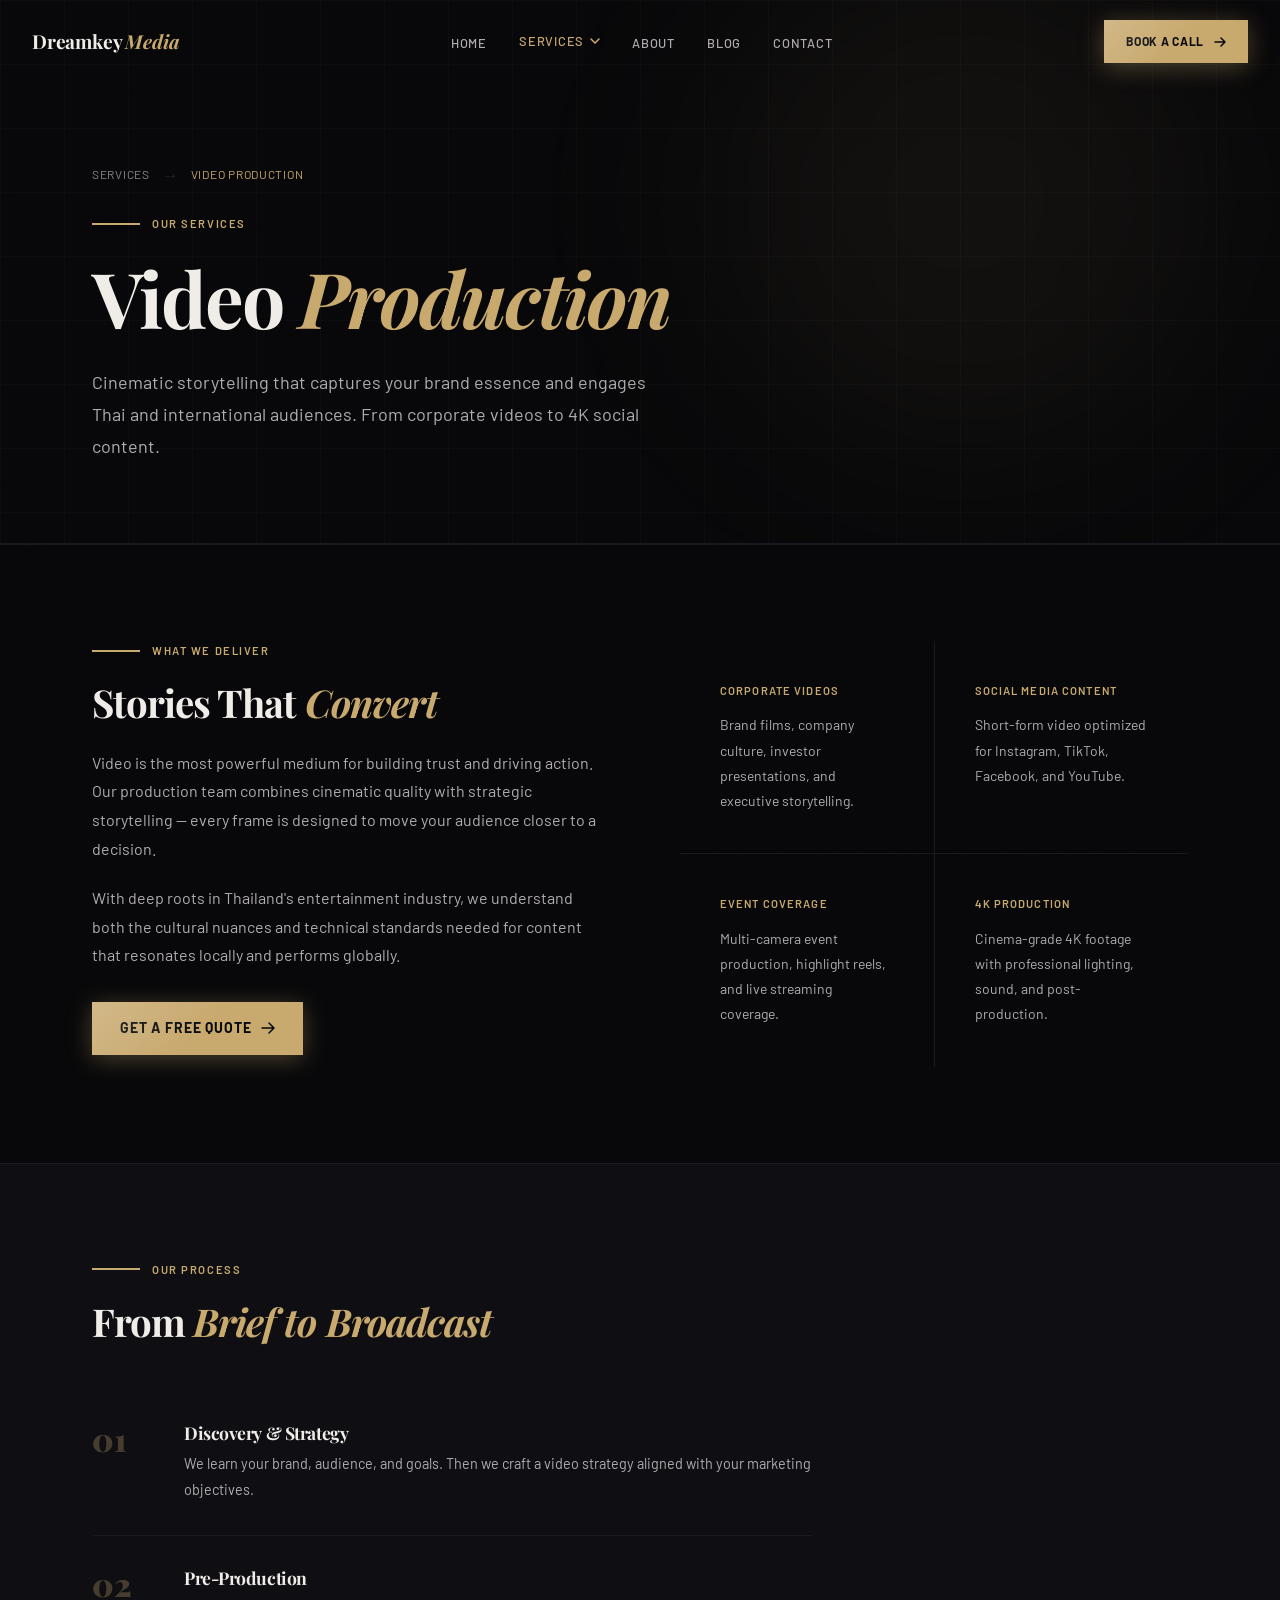
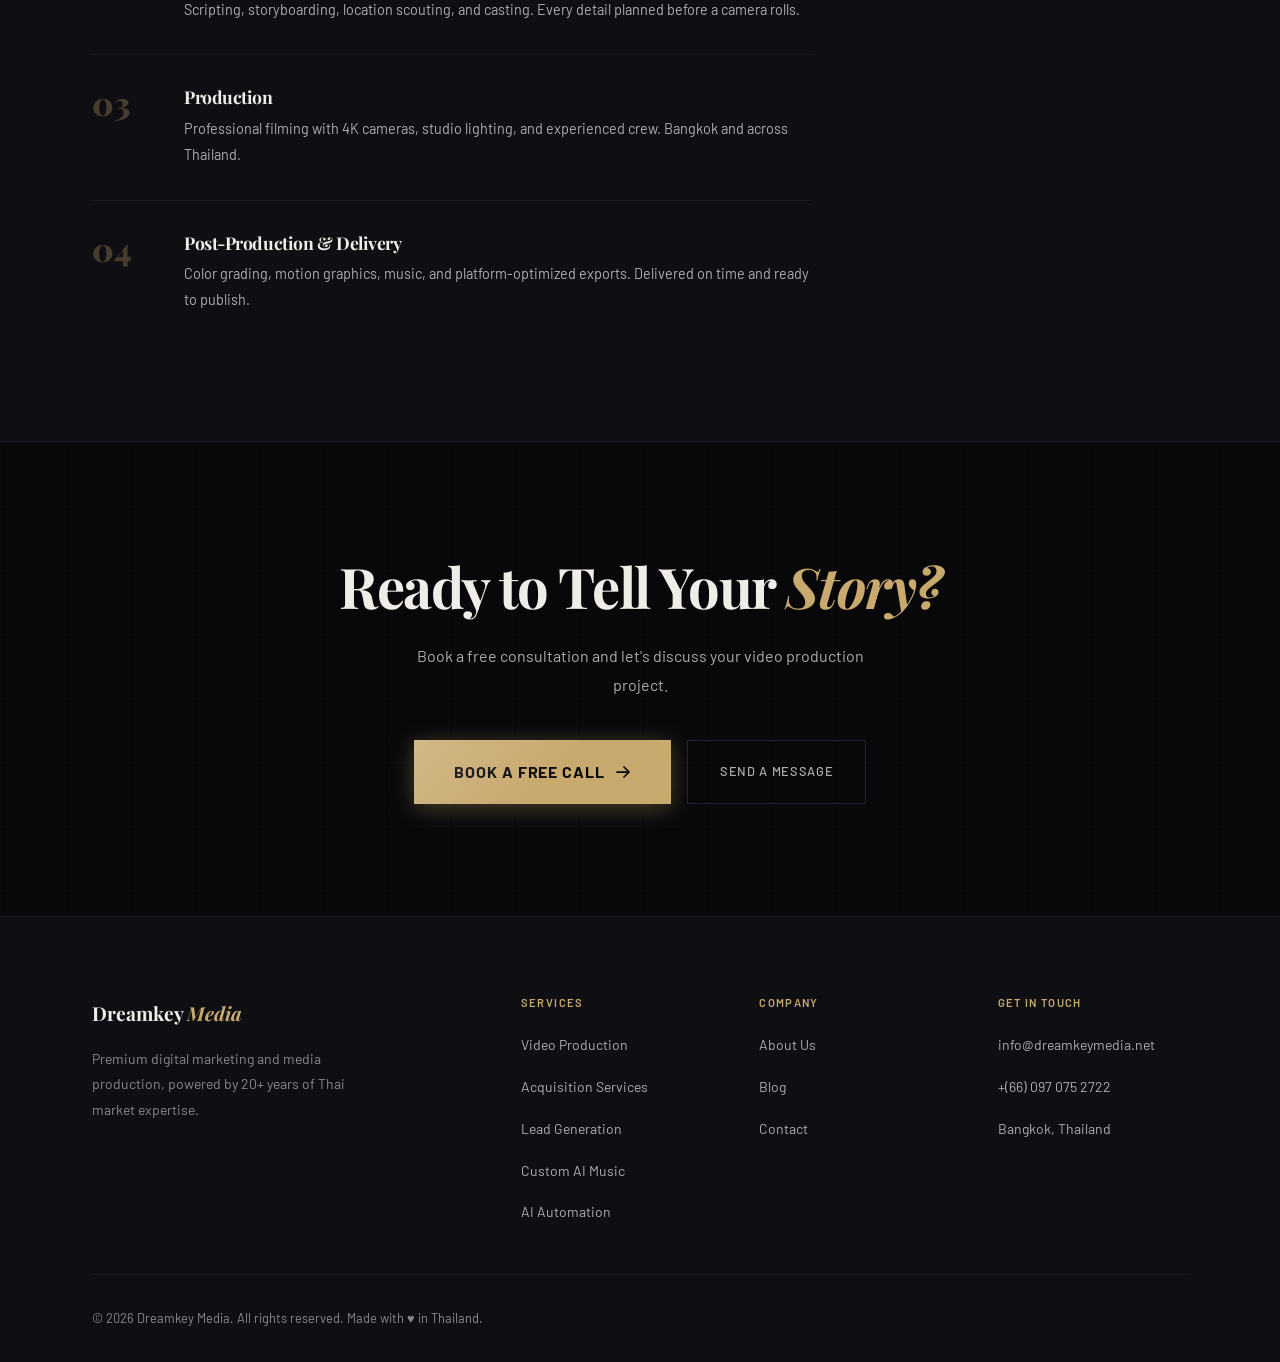
<file: services/video-production.html>
<!DOCTYPE html>
<html lang="en">
<head>
  <!-- Google tag (gtag.js) -->
  <script async src="https://www.googletagmanager.com/gtag/js?id=G-DLNXJW8G7W"></script>
  <script>
    window.dataLayer = window.dataLayer || [];
    function gtag(){dataLayer.push(arguments);}
    gtag('js', new Date());
    gtag('config', 'G-DLNXJW8G7W');
  </script>
  <meta charset="UTF-8" />
  <meta name="viewport" content="width=device-width, initial-scale=1.0" />
  <title>Video Production — Dreamkey Media</title>
  <meta name="description" content="Cinematic storytelling for corporate videos, social media content, event coverage, and 4K production in Thailand." />
  <link rel="preconnect" href="https://fonts.googleapis.com">
  <link href="https://fonts.googleapis.com/css2?family=Playfair+Display:ital,wght@0,400;0,700;0,900;1,400;1,700&family=Barlow:wght@300;400;500;600;700&display=swap" rel="stylesheet">
  <link rel="stylesheet" href="../styles.css">
  <style>
    .page-hero { padding: 10rem 0 5rem; border-bottom: 1px solid var(--border); position: relative; overflow: hidden; }
    .feature-grid { display: grid; grid-template-columns: repeat(2,1fr); gap: 1px; background: var(--border); }
    .feature-card { background: var(--bg); padding: 2.5rem; transition: background 0.2s ease; }
    .feature-card:hover { background: var(--surface); }
    .process-step { display: grid; grid-template-columns: 60px 1fr; gap: 2rem; padding: 2rem 0; border-bottom: 1px solid var(--border); align-items: start; }
    .process-step:last-child { border-bottom: none; }
    .step-num { font-family: var(--font-display); font-size: 2rem; font-weight: 900; color: rgba(200,169,110,0.3); line-height: 1; }
    @media(max-width:768px){ .feature-grid{grid-template-columns:1fr!important;} }
  </style>
</head>
<body>

<nav class="main-nav" id="nav">
  <a href="../index.html" class="nav-logo">Dreamkey <span>Media</span></a>
  <ul class="nav-links" id="navLinks">
    <li><a href="../index.html">Home</a></li>
    <li class="nav-dropdown">
      <span class="nav-dropdown-trigger" style="color:var(--gold);">Services <svg width="10" height="6" viewBox="0 0 10 6" fill="none"><path d="M1 1l4 4 4-4" stroke="currentColor" stroke-width="1.5" stroke-linecap="round"/></svg></span>
      <div class="nav-dropdown-menu">
        <a href="video-production.html" style="color:var(--gold)!important;border-left-color:var(--gold)!important;background:var(--gold-dim)!important;">Video Production</a>
        <a href="paid-advertising.html">Acquisition Services</a>
        <a href="lead-generation.html">Lead Generation</a>
        <a href="custom-music-production.html">Custom AI Music</a>
        <a href="ai-automation.html">AI Automation</a>
      </div>
    </li>
    <li><a href="../about.html">About</a></li>
    <li><a href="../blog.html">Blog</a></li>
    <li><a href="../contact.html">Contact</a></li>
  </ul>
  <div class="nav-right">
    <a href="https://api.leadconnectorhq.com/widget/booking/sLC2Canz8qWReIuQP6AG" target="_blank" rel="noopener" class="btn-hot" style="padding:11px 22px;font-size:0.75rem;">Book a Call <svg width="12" height="12" viewBox="0 0 12 12" fill="none"><path d="M1 6h10M7 2l4 4-4 4" stroke="currentColor" stroke-width="1.5" stroke-linecap="round" stroke-linejoin="round"/></svg></a>
    <button class="nav-burger" id="navBurger"><span></span><span></span><span></span></button>
  </div>
</nav>

<section class="page-hero">
  <div class="grid-bg" style="position:absolute;inset:0;opacity:0.3;"></div>
  <div style="position:absolute;width:500px;height:500px;border-radius:50%;background:rgba(200,169,110,0.06);filter:blur(100px);top:-50px;right:5%;pointer-events:none;"></div>
  <div class="container" style="position:relative;z-index:2;">
    <div style="margin-bottom:1.5rem;display:flex;align-items:center;gap:12px;">
      <a href="../index.html#services" style="font-size:0.75rem;color:var(--muted);letter-spacing:0.06em;text-transform:uppercase;text-decoration:none;transition:color 0.2s ease;" onmouseover="this.style.color='var(--gold)'" onmouseout="this.style.color='var(--muted)'">Services</a>
      <span style="color:var(--border-2);">→</span>
      <span style="font-size:0.75rem;color:var(--gold);letter-spacing:0.06em;text-transform:uppercase;">Video Production</span>
    </div>
    <div class="eyebrow reveal" style="margin-bottom:1.25rem;"><span class="gold-line"></span> Our Services</div>
    <h1 class="reveal reveal-delay-1" style="font-size:clamp(2.75rem,6vw,5rem);max-width:800px;margin-bottom:1.5rem;">
      Video <span class="display-italic" style="color:var(--gold);">Production</span>
    </h1>
    <p class="reveal reveal-delay-2" style="font-size:1.125rem;color:var(--muted-mid);max-width:560px;line-height:1.8;">
      Cinematic storytelling that captures your brand essence and engages Thai and international audiences. From corporate videos to 4K social content.
    </p>
  </div>
</section>

<section class="section">
  <div class="container">
    <div style="display:grid;grid-template-columns:1fr 1fr;gap:5rem;align-items:start;" class="two-col">
      <div>
        <div class="eyebrow reveal" style="margin-bottom:1.25rem;"><span class="gold-line"></span> What We Deliver</div>
        <h2 class="reveal reveal-delay-1" style="font-size:clamp(1.75rem,3vw,2.5rem);margin-bottom:1.5rem;">
          Stories That <span class="display-italic" style="color:var(--gold);">Convert</span>
        </h2>
        <p class="reveal reveal-delay-2" style="font-size:1rem;color:var(--muted-mid);line-height:1.8;margin-bottom:1.25rem;">
          Video is the most powerful medium for building trust and driving action. Our production team combines cinematic quality with strategic storytelling — every frame is designed to move your audience closer to a decision.
        </p>
        <p class="reveal reveal-delay-3" style="font-size:1rem;color:var(--muted-mid);line-height:1.8;margin-bottom:2rem;">
          With deep roots in Thailand's entertainment industry, we understand both the cultural nuances and technical standards needed for content that resonates locally and performs globally.
        </p>
        <a href="https://api.leadconnectorhq.com/widget/booking/sLC2Canz8qWReIuQP6AG" target="_blank" rel="noopener" class="btn-hot reveal reveal-delay-4">
          Get a Free Quote <svg width="14" height="14" viewBox="0 0 14 14" fill="none"><path d="M1 7h12M8 2l5 5-5 5" stroke="currentColor" stroke-width="1.5" stroke-linecap="round" stroke-linejoin="round"/></svg>
        </a>
      </div>
      <div class="reveal reveal-delay-1">
        <div class="feature-grid">
          <div class="feature-card">
            <div style="font-size:0.7rem;letter-spacing:0.1em;text-transform:uppercase;color:var(--gold);font-weight:600;margin-bottom:0.75rem;">Corporate Videos</div>
            <p style="font-size:0.875rem;color:var(--muted-mid);line-height:1.8;">Brand films, company culture, investor presentations, and executive storytelling.</p>
          </div>
          <div class="feature-card">
            <div style="font-size:0.7rem;letter-spacing:0.1em;text-transform:uppercase;color:var(--gold);font-weight:600;margin-bottom:0.75rem;">Social Media Content</div>
            <p style="font-size:0.875rem;color:var(--muted-mid);line-height:1.8;">Short-form video optimized for Instagram, TikTok, Facebook, and YouTube.</p>
          </div>
          <div class="feature-card">
            <div style="font-size:0.7rem;letter-spacing:0.1em;text-transform:uppercase;color:var(--gold);font-weight:600;margin-bottom:0.75rem;">Event Coverage</div>
            <p style="font-size:0.875rem;color:var(--muted-mid);line-height:1.8;">Multi-camera event production, highlight reels, and live streaming coverage.</p>
          </div>
          <div class="feature-card">
            <div style="font-size:0.7rem;letter-spacing:0.1em;text-transform:uppercase;color:var(--gold);font-weight:600;margin-bottom:0.75rem;">4K Production</div>
            <p style="font-size:0.875rem;color:var(--muted-mid);line-height:1.8;">Cinema-grade 4K footage with professional lighting, sound, and post-production.</p>
          </div>
        </div>
      </div>
    </div>
  </div>
</section>
<style>@media(max-width:900px){.two-col{grid-template-columns:1fr!important;gap:2.5rem!important;}}</style>

<section class="section" style="background:var(--surface);">
  <div class="container">
    <div class="eyebrow reveal" style="margin-bottom:1.25rem;"><span class="gold-line"></span> Our Process</div>
    <h2 class="reveal reveal-delay-1" style="font-size:clamp(1.75rem,3vw,2.5rem);margin-bottom:3rem;max-width:480px;">
      From <span class="display-italic" style="color:var(--gold);">Brief to Broadcast</span>
    </h2>
    <div style="max-width:720px;">
      <div class="process-step reveal"><div class="step-num">01</div><div><h3 style="font-size:1.1rem;font-weight:700;margin-bottom:0.5rem;">Discovery & Strategy</h3><p style="font-size:0.9rem;color:var(--muted-mid);line-height:1.8;">We learn your brand, audience, and goals. Then we craft a video strategy aligned with your marketing objectives.</p></div></div>
      <div class="process-step reveal reveal-delay-1"><div class="step-num">02</div><div><h3 style="font-size:1.1rem;font-weight:700;margin-bottom:0.5rem;">Pre-Production</h3><p style="font-size:0.9rem;color:var(--muted-mid);line-height:1.8;">Scripting, storyboarding, location scouting, and casting. Every detail planned before a camera rolls.</p></div></div>
      <div class="process-step reveal reveal-delay-2"><div class="step-num">03</div><div><h3 style="font-size:1.1rem;font-weight:700;margin-bottom:0.5rem;">Production</h3><p style="font-size:0.9rem;color:var(--muted-mid);line-height:1.8;">Professional filming with 4K cameras, studio lighting, and experienced crew. Bangkok and across Thailand.</p></div></div>
      <div class="process-step reveal reveal-delay-3"><div class="step-num">04</div><div><h3 style="font-size:1.1rem;font-weight:700;margin-bottom:0.5rem;">Post-Production & Delivery</h3><p style="font-size:0.9rem;color:var(--muted-mid);line-height:1.8;">Color grading, motion graphics, music, and platform-optimized exports. Delivered on time and ready to publish.</p></div></div>
    </div>
  </div>
</section>

<section style="padding:7rem 0;border-top:1px solid var(--border);position:relative;overflow:hidden;text-align:center;">
  <div class="grid-bg" style="position:absolute;inset:0;opacity:0.2;"></div>
  <div class="container" style="position:relative;z-index:2;">
    <h2 class="display reveal" style="font-size:clamp(2rem,4.5vw,3.5rem);margin-bottom:1.5rem;">Ready to Tell Your <span class="display-italic" style="color:var(--gold);">Story?</span></h2>
    <p class="reveal reveal-delay-1" style="font-size:1rem;color:var(--muted-mid);max-width:460px;margin:0 auto 2.5rem;line-height:1.8;">Book a free consultation and let's discuss your video production project.</p>
    <div class="reveal reveal-delay-2" style="display:flex;flex-wrap:wrap;gap:1rem;justify-content:center;">
      <a href="https://api.leadconnectorhq.com/widget/booking/sLC2Canz8qWReIuQP6AG" target="_blank" rel="noopener" class="btn-hot" style="font-size:1rem;padding:18px 40px;">Book a Free Call <svg width="16" height="16" viewBox="0 0 16 16" fill="none"><path d="M2 8h12M9 3l5 5-5 5" stroke="currentColor" stroke-width="1.75" stroke-linecap="round" stroke-linejoin="round"/></svg></a>
      <a href="../contact.html" class="btn-ghost" style="padding:18px 32px;">Send a Message</a>
    </div>
  </div>
</section>

<footer class="main-footer">
  <div class="container">
    <div class="footer-grid">
      <div><a href="../index.html" class="footer-logo">Dreamkey <span>Media</span></a><p class="footer-desc">Premium digital marketing and media production, powered by 20+ years of Thai market expertise.</p></div>
      <div class="footer-col"><h4>Services</h4><ul><li><a href="video-production.html">Video Production</a></li><li><a href="paid-advertising.html">Acquisition Services</a></li><li><a href="lead-generation.html">Lead Generation</a></li><li><a href="custom-music-production.html">Custom AI Music</a></li><li><a href="ai-automation.html">AI Automation</a></li></ul></div>
      <div class="footer-col"><h4>Company</h4><ul><li><a href="../about.html">About Us</a></li><li><a href="../blog.html">Blog</a></li><li><a href="../contact.html">Contact</a></li></ul></div>
      <div class="footer-col"><h4>Get In Touch</h4><ul><li><a href="mailto:info@dreamkeymedia.net">info@dreamkeymedia.net</a></li><li><a href="tel:+66970752722">+(66) 097 075 2722</a></li><li><a href="../contact.html">Bangkok, Thailand</a></li></ul></div>
    </div>
    <div class="footer-bottom"><span>© 2026 Dreamkey Media. All rights reserved. Made with ♥ in Thailand.</span></div>
  </div>
</footer>
<script>
  const nav=document.getElementById('nav'); window.addEventListener('scroll',()=>nav.classList.toggle('scrolled',window.scrollY>40),{passive:true});
  document.getElementById('navBurger').addEventListener('click',()=>document.getElementById('navLinks').classList.toggle('open'));
  new IntersectionObserver(entries=>entries.forEach(e=>{if(e.isIntersecting)e.target.classList.add('visible');}),{threshold:0.1}).observe.bind(new IntersectionObserver(entries=>entries.forEach(e=>{if(e.isIntersecting)e.target.classList.add('visible');}),{threshold:0.1}));
  const obs=new IntersectionObserver(entries=>entries.forEach(e=>{if(e.isIntersecting)e.target.classList.add('visible');}),{threshold:0.1});
  document.querySelectorAll('.reveal').forEach(el=>obs.observe(el));
</script>
<script src="https://beta.leadconnectorhq.com/loader.js" data-resources-url="https://beta.leadconnectorhq.com/chat-widget/loader.js" data-widget-id="69e8a571a2b60a19c314ebb0"></script>
</body>
</html>
</file>
<file: styles.css>
/* ═══════════════════════════════════════════════
   DREAMKEY MEDIA — Shared Design System
   ═══════════════════════════════════════════════ */

:root {
  --bg:         #08080A;
  --surface:    #0F0F13;
  --surface-2:  #141418;
  --border:     #1A1A22;
  --border-2:   #242430;
  --gold:       #C8A96E;
  --gold-dim:   rgba(200,169,110,0.10);
  --gold-glow:  rgba(200,169,110,0.20);
  --hot:        #FF4D2E;
  --hot-dim:    rgba(255,77,46,0.12);
  --text:       #F0EDE8;
  --text-2:     #C8C4BE;
  --muted:      #8A8890;
  --muted-mid:  #B0ACB0;
  --font-display: 'Playfair Display', serif;
  --font-body:    'Barlow', sans-serif;
}

*, *::before, *::after { box-sizing: border-box; margin: 0; padding: 0; }
html { scroll-behavior: smooth; }

body {
  background: var(--bg);
  color: var(--text);
  font-family: var(--font-body);
  font-weight: 400;
  font-size: 1.0625rem;
  line-height: 1.75;
  overflow-x: hidden;
}

/* Noise overlay */
body::before {
  content: '';
  position: fixed;
  inset: 0;
  background-image: url("data:image/svg+xml,%3Csvg viewBox='0 0 256 256' xmlns='http://www.w3.org/2000/svg'%3E%3Cfilter id='n'%3E%3CfeTurbulence type='fractalNoise' baseFrequency='0.9' numOctaves='4' stitchTiles='stitch'/%3E%3C/filter%3E%3Crect width='100%25' height='100%25' filter='url(%23n)' opacity='0.04'/%3E%3C/svg%3E");
  pointer-events: none;
  z-index: 9999;
  opacity: 0.2;
}

/* ── Typography ── */
.display       { font-family: var(--font-display); }
.display-italic{ font-family: var(--font-display); font-style: italic; }
h1,h2,h3,h4   { font-family: var(--font-display); font-weight: 700; line-height: 1.15; letter-spacing: -0.025em; }
p              { line-height: 1.75; }
a              { color: inherit; text-decoration: none; }

/* ── Grid Background ── */
.grid-bg {
  background-image:
    linear-gradient(var(--border) 1px, transparent 1px),
    linear-gradient(90deg, var(--border) 1px, transparent 1px);
  background-size: 64px 64px;
  animation: gridShift 24s linear infinite;
}
@keyframes gridShift {
  from { background-position: 0 0; }
  to   { background-position: 64px 64px; }
}

/* ── Gold line ── */
.gold-line { display: block; width: 48px; height: 2px; background: var(--gold); }
.eyebrow {
  display: flex; align-items: center; gap: 12px;
  font-size: 0.7rem; letter-spacing: 0.14em; text-transform: uppercase;
  color: var(--gold); font-weight: 600; font-family: var(--font-body);
}

/* ── Buttons ── */
.btn-hot {
  display: inline-flex; align-items: center; gap: 10px;
  background: var(--gold); color: var(--bg);
  font-family: var(--font-body); font-weight: 700; font-size: 0.875rem;
  letter-spacing: 0.06em; text-transform: uppercase;
  padding: 14px 28px; border: none; cursor: pointer; text-decoration: none;
  position: relative; overflow: hidden;
  transition: background 0.2s ease, box-shadow 0.2s ease, transform 0.15s ease;
  box-shadow: 0 4px 24px rgba(200,169,110,0.35);
}
.btn-hot::after {
  content: ''; position: absolute; inset: 0;
  background: linear-gradient(135deg, rgba(255,255,255,0.18) 0%, transparent 55%);
}
.btn-hot:hover { background: #D4B87A; transform: translateY(-2px); box-shadow: 0 8px 36px rgba(200,169,110,0.55); }
.btn-hot:active { transform: translateY(0); }

.btn-ghost {
  display: inline-flex; align-items: center; gap: 8px;
  border: 1px solid var(--border-2); color: var(--muted-mid);
  font-family: var(--font-body); font-weight: 500; font-size: 0.8rem;
  letter-spacing: 0.05em; text-transform: uppercase;
  padding: 12px 24px; cursor: pointer; text-decoration: none;
  transition: border-color 0.2s ease, color 0.2s ease, background 0.2s ease;
}
.btn-ghost:hover { border-color: var(--gold); color: var(--gold); background: var(--gold-dim); }

.btn-outline {
  display: inline-flex; align-items: center; gap: 8px;
  border: 1px solid var(--gold); color: var(--gold);
  font-family: var(--font-body); font-weight: 500; font-size: 0.875rem;
  letter-spacing: 0.05em; text-transform: uppercase;
  padding: 13px 26px; cursor: pointer; text-decoration: none;
  background: transparent;
  transition: background 0.2s ease, color 0.2s ease;
}
.btn-outline:hover { background: var(--gold); color: var(--bg); }

/* ── Scroll Reveal ── */
.reveal {
  opacity: 0; transform: translateY(28px);
  transition: opacity 0.7s ease, transform 0.7s cubic-bezier(0.22,1,0.36,1);
}
.reveal.visible { opacity: 1; transform: none; }
.reveal-delay-1 { transition-delay: 0.1s; }
.reveal-delay-2 { transition-delay: 0.2s; }
.reveal-delay-3 { transition-delay: 0.3s; }
.reveal-delay-4 { transition-delay: 0.4s; }
.reveal-delay-5 { transition-delay: 0.5s; }

/* ── Section ── */
.section { padding: 6rem 0; border-top: 1px solid var(--border); }
.section-sm { padding: 4rem 0; border-top: 1px solid var(--border); }
.container { max-width: 1160px; margin: 0 auto; padding: 0 2rem; }

/* ── Service Card ── */
.service-card {
  border: 1px solid var(--border); background: var(--surface);
  padding: 2.5rem; position: relative; overflow: hidden;
  transition: border-color 0.3s ease, transform 0.3s ease, box-shadow 0.3s ease;
  text-decoration: none; color: var(--text); display: block;
}
.service-card::before {
  content: ''; position: absolute; bottom: 0; left: 0; right: 0;
  height: 2px; background: var(--gold);
  transform: scaleX(0); transform-origin: left;
  transition: transform 0.4s cubic-bezier(0.22,1,0.36,1);
}
.service-card:hover { border-color: rgba(200,169,110,0.25); transform: translateY(-4px); box-shadow: 0 20px 60px rgba(0,0,0,0.4); }
.service-card:hover::before { transform: scaleX(1); }

.service-icon {
  width: 48px; height: 48px;
  border: 1px solid var(--border-2); background: var(--gold-dim);
  display: flex; align-items: center; justify-content: center;
  margin-bottom: 1.5rem;
}

/* ── Stat ── */
.stat-num {
  font-family: var(--font-display); font-weight: 900;
  font-size: clamp(2.5rem,5vw,4rem); color: var(--gold); line-height: 1;
}

/* ── NAV ── */
nav.main-nav {
  position: fixed; top: 0; left: 0; right: 0; z-index: 900;
  padding: 1.25rem 2rem;
  display: flex; align-items: center; justify-content: space-between;
  transition: background 0.3s ease, backdrop-filter 0.3s ease, border-bottom 0.3s ease;
}
nav.main-nav.scrolled {
  background: rgba(8,8,10,0.94);
  backdrop-filter: blur(16px) saturate(1.5);
  border-bottom: 1px solid var(--border);
}
.nav-logo {
  font-family: var(--font-display); font-weight: 700;
  font-size: 1.2rem; letter-spacing: -0.01em;
  color: var(--text); text-decoration: none; flex-shrink: 0;
}
.nav-logo span { color: var(--gold); font-style: italic; }

.nav-links {
  display: flex; align-items: center; gap: 2rem;
  list-style: none; margin: 0; padding: 0;
}
.nav-links a {
  font-size: 0.8rem; letter-spacing: 0.06em; text-transform: uppercase;
  font-weight: 500; color: var(--muted-mid); text-decoration: none;
  transition: color 0.2s ease; position: relative;
}
.nav-links a:hover { color: var(--text); }
.nav-links a.active { color: var(--gold); }

/* Services dropdown */
.nav-dropdown { position: relative; }
.nav-dropdown-trigger {
  font-size: 0.8rem; letter-spacing: 0.06em; text-transform: uppercase;
  font-weight: 500; color: var(--muted-mid); cursor: pointer;
  display: flex; align-items: center; gap: 6px;
  transition: color 0.2s ease;
}
.nav-dropdown-trigger:hover { color: var(--text); }
.nav-dropdown-menu {
  position: absolute; top: calc(100% + 1.5rem); left: 50%;
  transform: translateX(-50%);
  background: var(--surface-2); border: 1px solid var(--border-2);
  min-width: 220px; padding: 0.5rem 0;
  opacity: 0; visibility: hidden; pointer-events: none;
  transition: opacity 0.2s ease, transform 0.2s ease;
  transform: translateX(-50%) translateY(-8px);
}
.nav-dropdown:hover .nav-dropdown-menu {
  opacity: 1; visibility: visible; pointer-events: all;
  transform: translateX(-50%) translateY(0);
}
.nav-dropdown-menu a {
  display: block; padding: 0.75rem 1.25rem;
  font-size: 0.8rem; letter-spacing: 0.04em; text-transform: uppercase;
  color: var(--muted-mid); font-weight: 500;
  transition: color 0.15s ease, background 0.15s ease;
  border-left: 2px solid transparent;
}
.nav-dropdown-menu a:hover {
  color: var(--gold); background: var(--gold-dim);
  border-left-color: var(--gold);
}

.nav-right { display: flex; align-items: center; gap: 1.25rem; }
.nav-social { display: flex; align-items: center; gap: 1rem; }
.nav-social a {
  color: var(--muted); transition: color 0.2s ease;
  display: flex; align-items: center;
}
.nav-social a:hover { color: var(--gold); }

/* Mobile nav toggle */
.nav-burger {
  display: none; flex-direction: column; gap: 5px; cursor: pointer;
  padding: 4px; background: none; border: none;
}
.nav-burger span {
  display: block; width: 22px; height: 1.5px; background: var(--text);
  transition: transform 0.3s ease, opacity 0.3s ease;
}

/* ── FOOTER ── */
footer.main-footer {
  border-top: 1px solid var(--border);
  background: var(--surface);
  padding: 5rem 0 2rem;
}
.footer-grid {
  display: grid;
  grid-template-columns: 2fr 1fr 1fr 1fr;
  gap: 3rem;
  padding-bottom: 3rem;
  border-bottom: 1px solid var(--border);
  margin-bottom: 2rem;
}
.footer-logo {
  font-family: var(--font-display); font-weight: 700; font-size: 1.2rem;
  color: var(--text); margin-bottom: 1rem; display: inline-block;
}
.footer-logo span { color: var(--gold); font-style: italic; }
.footer-desc { font-size: 0.875rem; color: var(--muted); line-height: 1.8; max-width: 280px; margin-bottom: 1.5rem; }
.footer-social { display: flex; gap: 1rem; }
.footer-social a {
  width: 36px; height: 36px; border: 1px solid var(--border-2);
  display: flex; align-items: center; justify-content: center;
  color: var(--muted); transition: color 0.2s ease, border-color 0.2s ease, background 0.2s ease;
}
.footer-social a:hover { color: var(--gold); border-color: var(--gold); background: var(--gold-dim); }
.footer-col h4 {
  font-size: 0.7rem; letter-spacing: 0.12em; text-transform: uppercase;
  color: var(--gold); margin-bottom: 1.25rem; font-family: var(--font-body);
  font-weight: 600;
}
.footer-col ul { list-style: none; display: flex; flex-direction: column; gap: 0.75rem; }
.footer-col ul a {
  font-size: 0.875rem; color: var(--muted-mid);
  transition: color 0.2s ease; text-decoration: none;
}
.footer-col ul a:hover { color: var(--gold); }
.footer-bottom {
  display: flex; align-items: center; justify-content: space-between; flex-wrap: wrap; gap: 1rem;
  font-size: 0.8rem; color: var(--muted);
}
.footer-bottom a { color: var(--muted); transition: color 0.2s ease; }
.footer-bottom a:hover { color: var(--gold); }

/* ── Pulse animation ── */
@keyframes pulse { 0%,100%{opacity:1} 50%{opacity:0.3} }
@keyframes float { 0%,100%{transform:translateY(0)} 50%{transform:translateY(-12px)} }
@keyframes shimmer { from{transform:translateX(-100%)} to{transform:translateX(100%)} }

/* ── Responsive ── */
@media (max-width: 1024px) {
  .footer-grid { grid-template-columns: 1fr 1fr; }
}
@media (max-width: 768px) {
  .section { padding: 4rem 0; }
  .nav-links, .nav-social { display: none; }
  .nav-burger { display: flex; }
  /* Hide CTA button from nav bar on mobile — hero & page CTAs cover it */
  .nav-right .btn-hot { display: none; }
  .nav-links.open {
    display: flex; flex-direction: column; gap: 0;
    position: fixed; inset: 0; top: 64px;
    background: var(--bg); padding: 1.5rem 2rem;
    align-items: flex-start; z-index: 1000;
    overflow-y: auto;
  }
  .nav-links.open > li { width: 100%; padding: 0.75rem 0; border-bottom: 1px solid var(--border); }
  .nav-links.open > li:last-child { border-bottom: none; }
  .nav-links.open a,
  .nav-links.open .nav-dropdown-trigger { font-size: 1.1rem; color: var(--text); }
  /* Flatten Services dropdown inline on mobile */
  .nav-links.open .nav-dropdown-menu {
    position: static; opacity: 1; visibility: visible;
    pointer-events: all; transform: none;
    background: transparent; border: none;
    min-width: auto; padding: 0.5rem 0 0 1rem;
    display: flex; flex-direction: column; gap: 0;
    box-shadow: none;
  }
  .nav-links.open .nav-dropdown-menu a {
    font-size: 0.9rem; color: var(--muted-mid);
    padding: 0.5rem 0; border-left: none;
    display: block;
  }
  .nav-links.open .nav-dropdown-menu a:hover { background: transparent; }
  .footer-grid { grid-template-columns: 1fr; gap: 2rem; }
}
</file>
